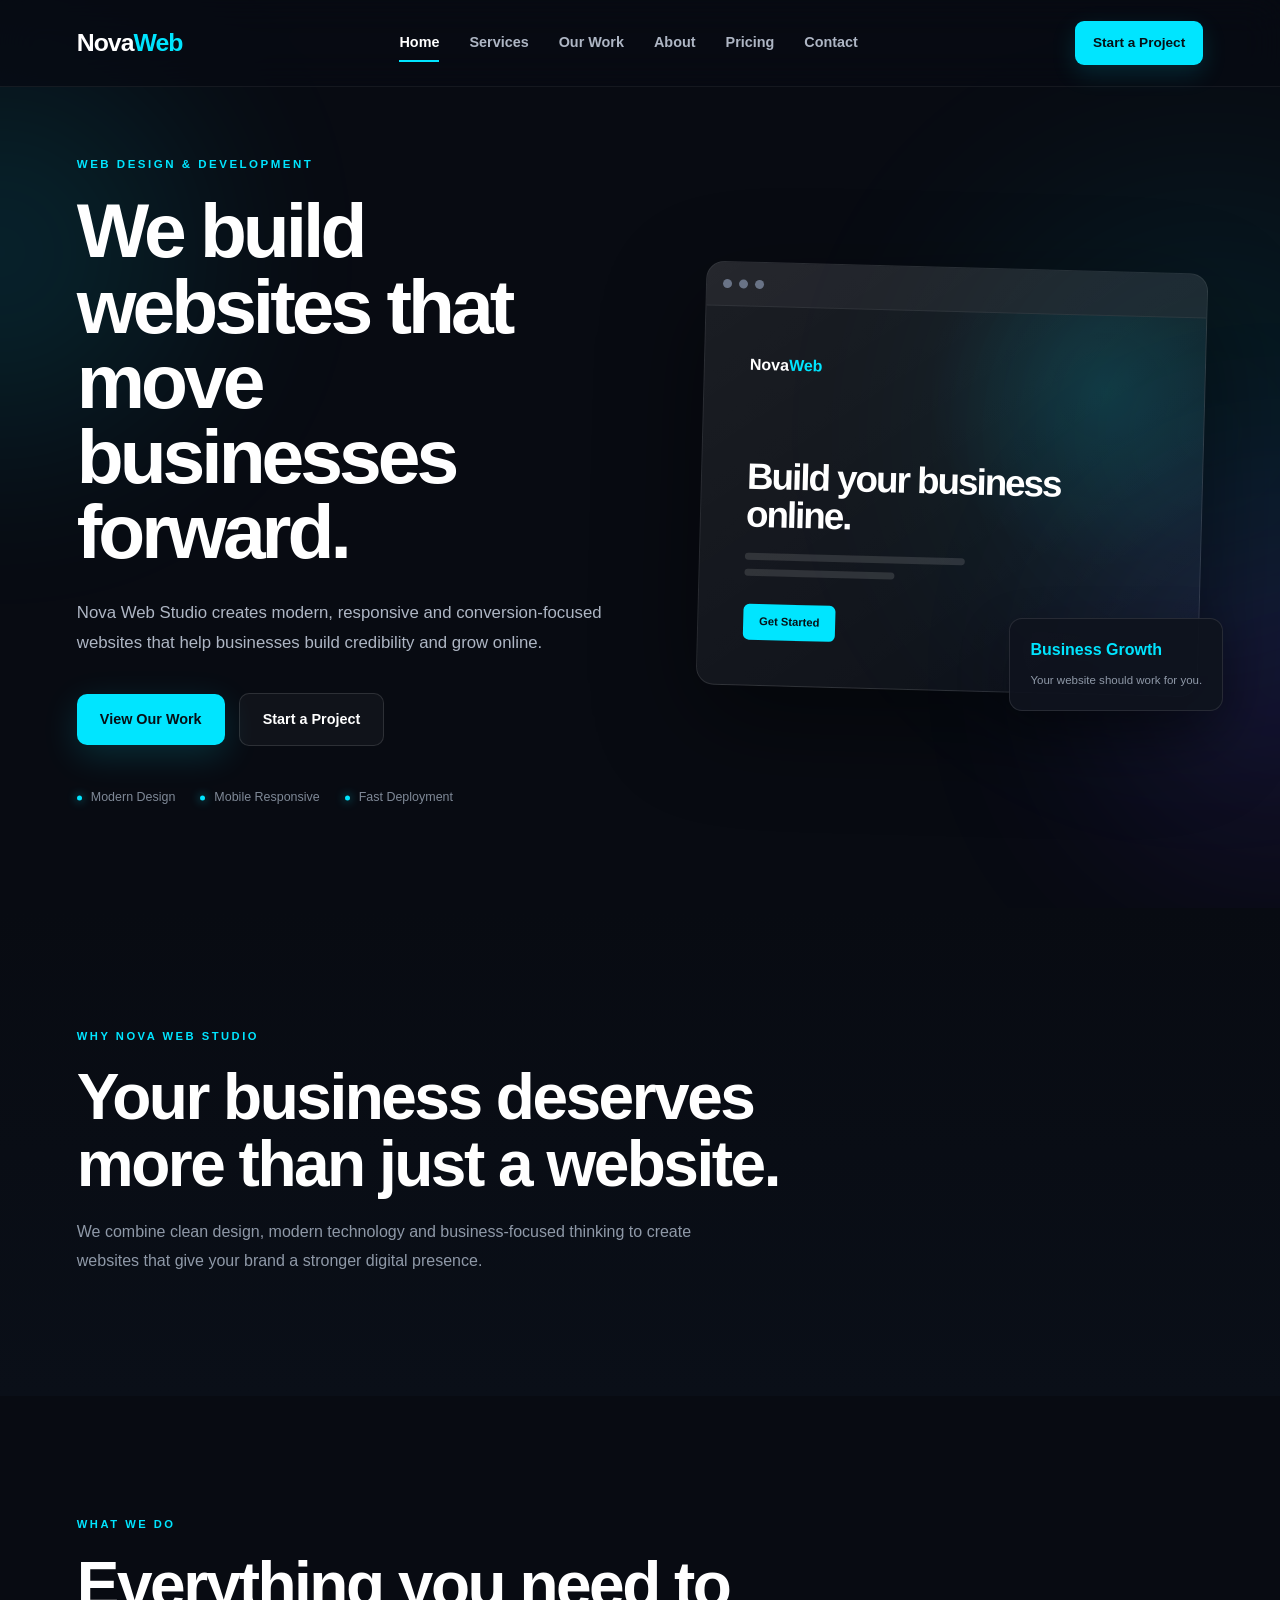
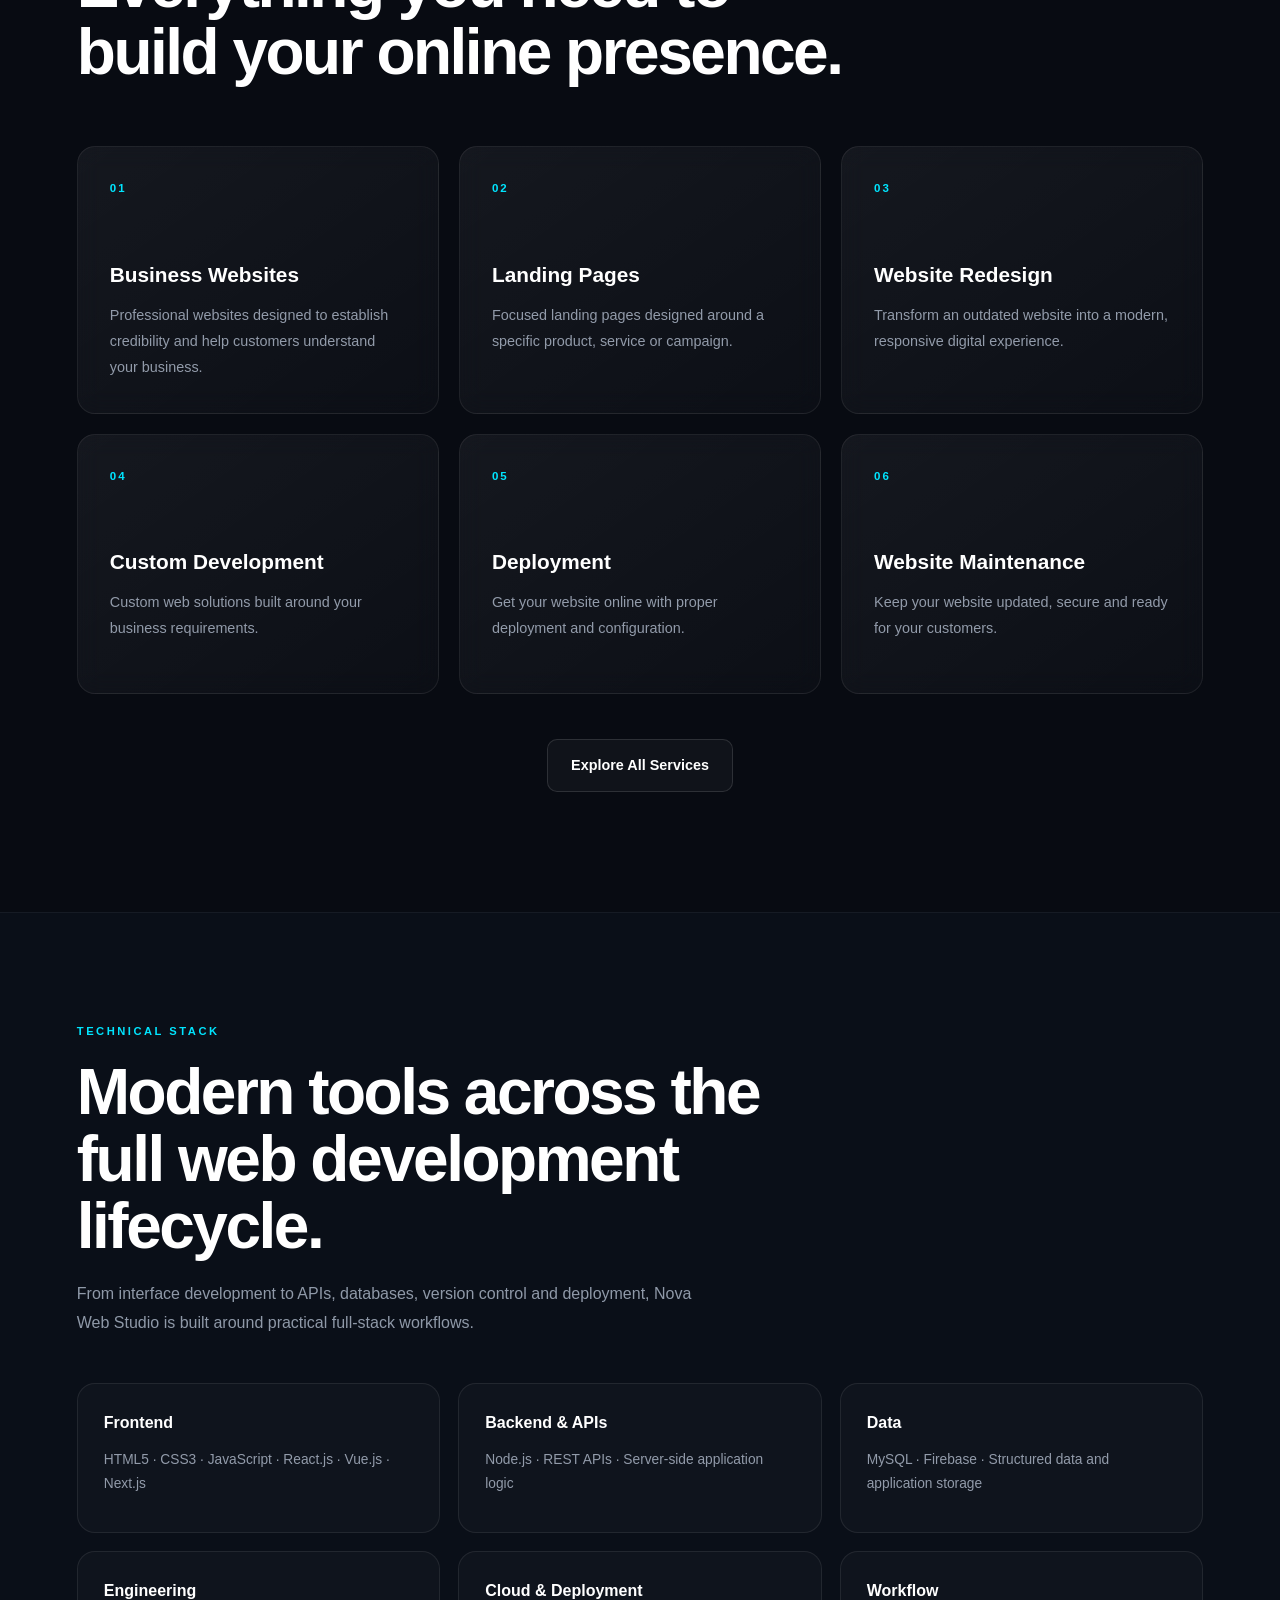
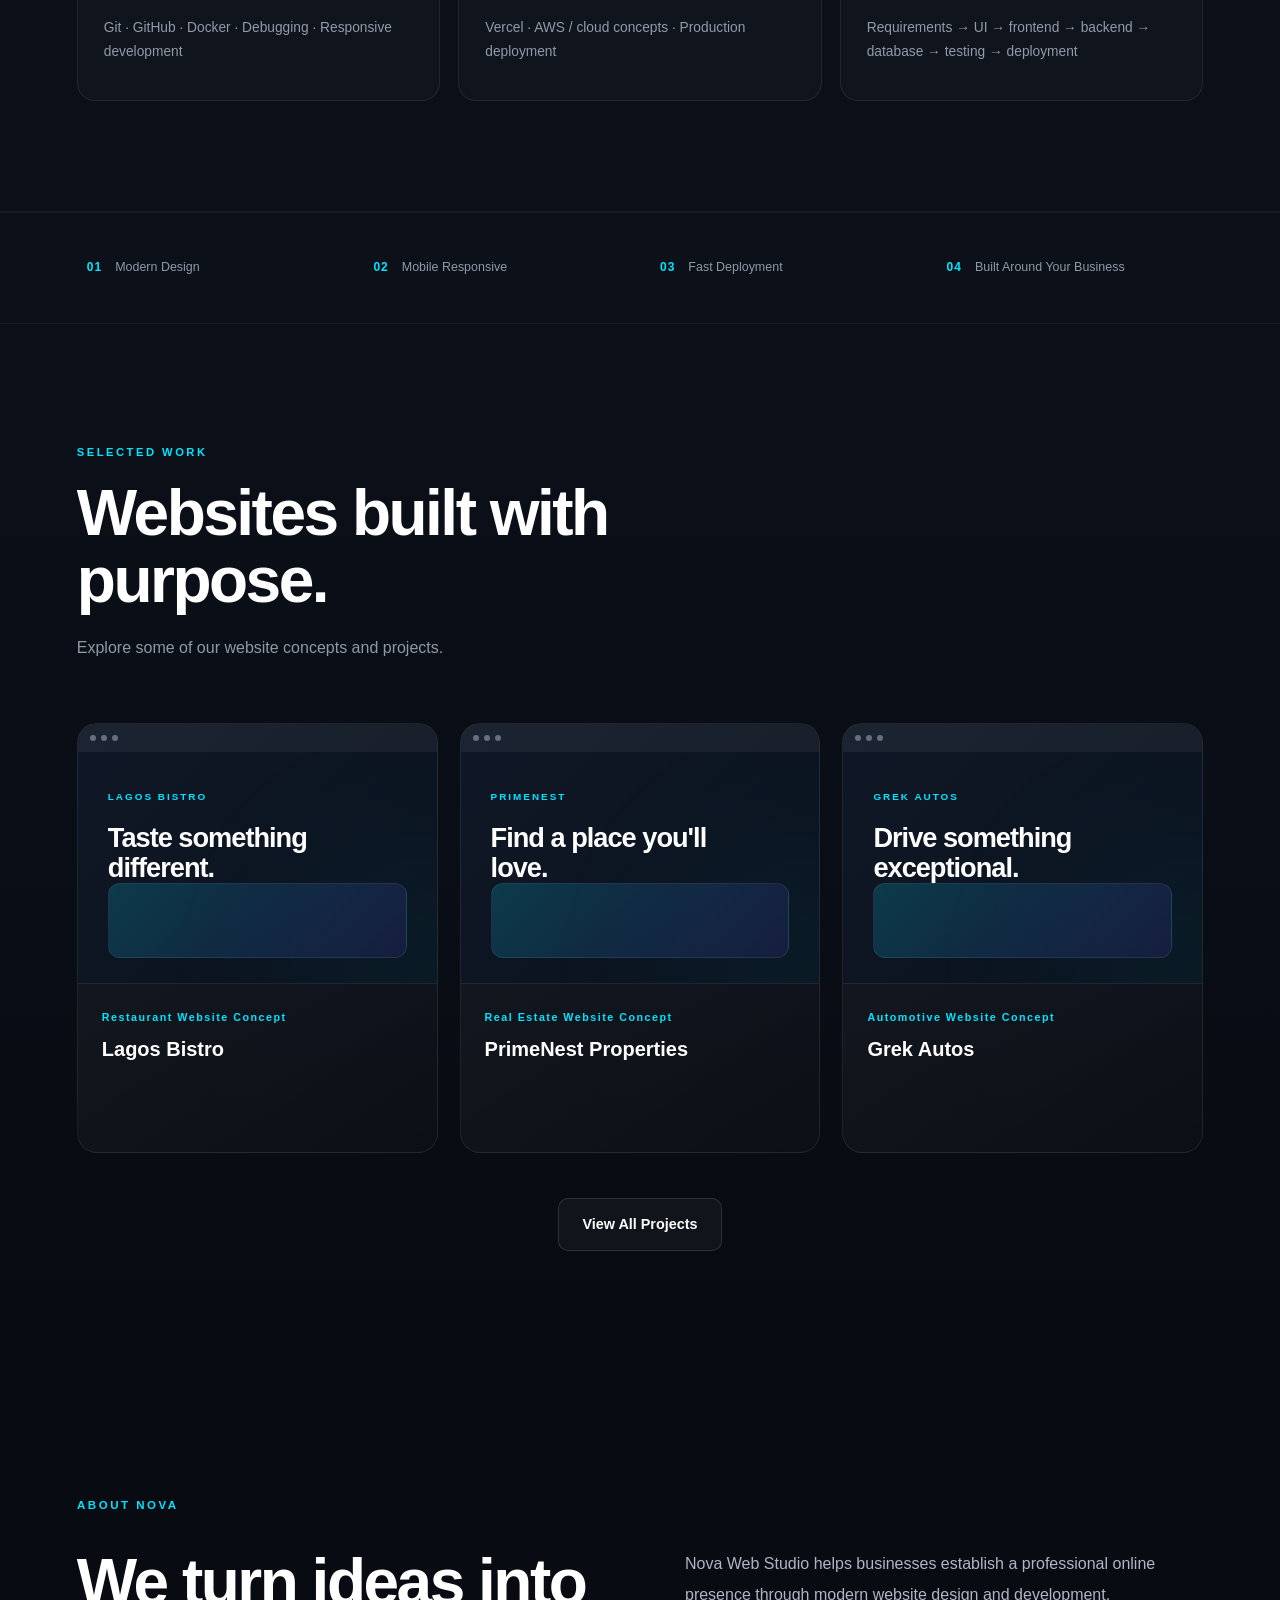
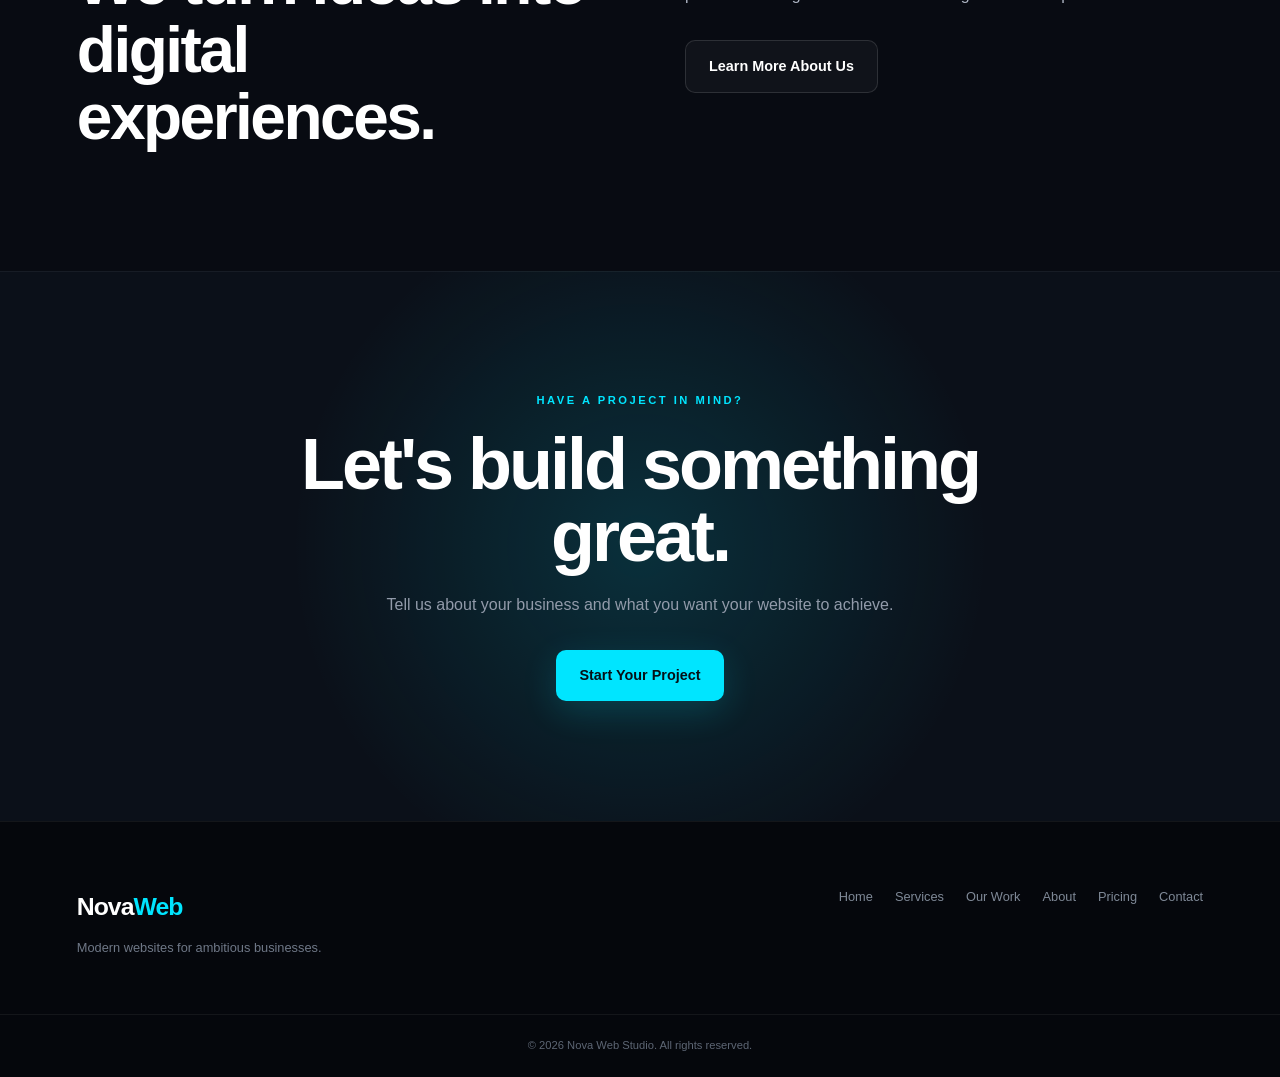
<file: index.html>
<!DOCTYPE html>
<html lang="en">
<head>

    <meta charset="UTF-8">

    <meta
        name="viewport"
        content="width=device-width, initial-scale=1.0"
    >

    <!-- Google Search Console Verification -->
    <meta
        name="google-site-verification"
        content="J07Cha9ora1Pp3aVvO63tjnQBmmsUXPZg0JdSG-7pzE"
    >

    <!-- Primary SEO -->
    <title>
        Nova Web Studio | Web Design & Development
    </title>

    <meta
        name="description"
        content="Nova Web Studio builds responsive web experiences and full-stack applications with modern frontend, backend, API, database and deployment technologies."
    >

    <meta
        name="keywords"
        content="Nova Web Studio — full-stack web development using JavaScript, React, Vue.js, Next.js, Node.js, REST APIs, MySQL, Git, Docker and cloud deployment."
    >

    <meta
        name="robots"
        content="index, follow, max-image-preview:large"
    >

    <meta
        name="author"
        content="Nova Web Studio"
    >

    <meta
        name="theme-color"
        content="#080b12"
    >

    <!-- Canonical URL -->
    <link
        rel="canonical"
        href="https://nova-web-studio-chi.vercel.app/"
    >

  <!-- Favicon -->
<link
    rel="icon"
    type="image/png"
    href="favicon.png"
>

    <!-- Open Graph / Facebook / WhatsApp -->
    <meta
        property="og:type"
        content="website"
    >

    <meta
        property="og:title"
        content="Nova Web Studio | Web Design & Development"
    >

    <meta
        property="og:description"
        content="Modern, responsive websites designed and developed for businesses, brands and entrepreneurs."
    >

    <meta
        property="og:url"
        content="https://nova-web-studio-chi.vercel.app/"
    >

    <meta
        property="og:site_name"
        content="Nova Web Studio"
    >

    <meta
        property="og:locale"
        content="en_US"
    >

  <meta
    property="og:image"
    content="https://nova-web-studio-chi.vercel.app/og-image.png"
>

<meta
    property="og:image:width"
    content="1200"
>

<meta
    property="og:image:height"
    content="630"
>

<meta
    property="og:image:alt"
    content="Nova Web Studio - Web Design and Development"
>

<meta
    name="twitter:image"
    content="https://nova-web-studio-chi.vercel.app/og-image.png"
>

<meta
    name="twitter:image:alt"
    content="Nova Web Studio - Web Design and Development"
>
    <!-- Twitter / X -->
    <meta
        name="twitter:card"
        content="summary_large_image"
    >

    <meta
        name="twitter:title"
        content="Nova Web Studio | Web Design & Development"
    >

    <meta
        name="twitter:description"
        content="Modern, responsive websites designed and developed for businesses, brands and entrepreneurs."
    >

    <!-- Structured Data -->
    <script type="application/ld+json">
{
    "@context": "https://schema.org",
    "@type": "Organization",
    "name": "Nova Web Studio",
    "url": "https://nova-web-studio-chi.vercel.app/",
    "description": "Nova Web Studio creates modern, responsive websites for businesses, brands and entrepreneurs.",
    "knowsAbout": [
        "Web Design",
        "Web Development",
        "Responsive Web Design",
        "Landing Page Development",
        "Website Redesign",
        "Website Maintenance"
    ]
}
    </script>

    <!-- Stylesheet -->
    <link
        rel="stylesheet"
        href="style.css"
    >

</head>

<body>

    <!-- NAVBAR -->
    <header class="navbar">
        <div class="container nav-container">

            <a href="index.html" class="logo">
                Nova<span>Web</span>
            </a>

            <nav class="nav-links">

                <a href="index.html" class="active">Home</a>

                <a href="services.html">Services</a>

                <a href="work.html">Our Work</a>

                <a href="about.html">About</a>

                <a href="pricing.html">Pricing</a>

                <a href="contact.html">Contact</a>

            </nav>

            <a href="contact.html" class="nav-button">
                Start a Project
            </a>

            <button class="menu-button" id="menuButton">
                ☰
            </button>

        </div>
    </header>


    <!-- HERO -->
    <section class="hero" id="home">

        <div class="container hero-container">

            <div class="hero-content">

                <span class="eyebrow">
                    WEB DESIGN & DEVELOPMENT
                </span>

                <h1>
                    We build websites that move businesses forward.
                </h1>

                <p>
                    Nova Web Studio creates modern, responsive and
                    conversion-focused websites that help businesses
                    build credibility and grow online.
                </p>

                <div class="hero-buttons">

                    <a href="work.html" class="primary-button">
                        View Our Work
                    </a>

                    <a href="contact.html" class="secondary-button">
                        Start a Project
                    </a>

                </div>

                <div class="hero-trust">

                    <span>Modern Design</span>
                    <span>Mobile Responsive</span>
                    <span>Fast Deployment</span>

                </div>

            </div>


            <!-- WEBSITE PREVIEW -->
            <div class="hero-visual">

                <div class="browser-window">

                    <div class="browser-top">

                        <span></span>
                        <span></span>
                        <span></span>

                    </div>

                    <div class="browser-content">

                        <div class="preview-nav">
                            Nova<span>Web</span>
                        </div>

                        <div class="preview-heading">
                            Build your business online.
                        </div>

                        <div class="preview-line"></div>
                        <div class="preview-line short"></div>

                        <div class="preview-button">
                            Get Started
                        </div>

                    </div>

                </div>

                <div class="growth-card">

                    <strong>Business Growth</strong>

                    <span>
                        Your website should work for you.
                    </span>

                </div>

            </div>

        </div>

    </section>


    <!-- INTRO -->
    <section class="intro">

        <div class="container">

            <div class="section-heading">

                <span>WHY NOVA WEB STUDIO</span>

                <h2>
                    Your business deserves more than just a website.
                </h2>

                <p>
                    We combine clean design, modern technology and
                    business-focused thinking to create websites that
                    give your brand a stronger digital presence.
                </p>

            </div>

        </div>

    </section>


    <!-- SERVICES PREVIEW -->
    <section class="services">

        <div class="container">

            <div class="section-heading">

                <span>WHAT WE DO</span>

                <h2>
                    Everything you need to build your online presence.
                </h2>

            </div>


            <div class="services-grid">

                <div class="service-card">

                    <span class="service-number">01</span>

                    <h3>Business Websites</h3>

                    <p>
                        Professional websites designed to establish
                        credibility and help customers understand
                        your business.
                    </p>

                </div>


                <div class="service-card">

                    <span class="service-number">02</span>

                    <h3>Landing Pages</h3>

                    <p>
                        Focused landing pages designed around a
                        specific product, service or campaign.
                    </p>

                </div>


                <div class="service-card">

                    <span class="service-number">03</span>

                    <h3>Website Redesign</h3>

                    <p>
                        Transform an outdated website into a modern,
                        responsive digital experience.
                    </p>

                </div>


                <div class="service-card">

                    <span class="service-number">04</span>

                    <h3>Custom Development</h3>

                    <p>
                        Custom web solutions built around your
                        business requirements.
                    </p>

                </div>


                <div class="service-card">

                    <span class="service-number">05</span>

                    <h3>Deployment</h3>

                    <p>
                        Get your website online with proper deployment
                        and configuration.
                    </p>

                </div>


                <div class="service-card">

                    <span class="service-number">06</span>

                    <h3>Website Maintenance</h3>

                    <p>
                        Keep your website updated, secure and ready
                        for your customers.
                    </p>

                </div>

            </div>


            <div class="center-button">

                <a href="services.html" class="secondary-button">
                    Explore All Services
                </a>

            </div>

        </div>

    </section>


    <!-- TECH STACK -->
<section class="tech-stack">
    <div class="container">
        <div class="section-heading">
            <span>TECHNICAL STACK</span>
            <h2>Modern tools across the full web development lifecycle.</h2>
            <p>From interface development to APIs, databases, version control and deployment, Nova Web Studio is built around practical full-stack workflows.</p>
        </div>
        <div class="tech-grid">
            <div class="tech-card"><strong>Frontend</strong><span>HTML5 · CSS3 · JavaScript · React.js · Vue.js · Next.js</span></div>
            <div class="tech-card"><strong>Backend & APIs</strong><span>Node.js · REST APIs · Server-side application logic</span></div>
            <div class="tech-card"><strong>Data</strong><span>MySQL · Firebase · Structured data and application storage</span></div>
            <div class="tech-card"><strong>Engineering</strong><span>Git · GitHub · Docker · Debugging · Responsive development</span></div>
            <div class="tech-card"><strong>Cloud & Deployment</strong><span>Vercel · AWS / cloud concepts · Production deployment</span></div>
            <div class="tech-card"><strong>Workflow</strong><span>Requirements → UI → frontend → backend → database → testing → deployment</span></div>
        </div>
    </div>
</section>

<!-- TRUST STRIP -->
    <section class="trust-strip">

        <div class="container trust-container">

            <div>
                <strong>01</strong>
                <span>Modern Design</span>
            </div>

            <div>
                <strong>02</strong>
                <span>Mobile Responsive</span>
            </div>

            <div>
                <strong>03</strong>
                <span>Fast Deployment</span>
            </div>

            <div>
                <strong>04</strong>
                <span>Built Around Your Business</span>
            </div>

        </div>

    </section>


    <!-- FEATURED WORK -->
    <section class="work">

        <div class="container">

            <div class="section-heading">

                <span>SELECTED WORK</span>

                <h2>
                    Websites built with purpose.
                </h2>

                <p>
                    Explore some of our website concepts and projects.
                </p>

            </div>


            <div class="work-grid">

                <!-- LAGOS BISTRO -->
                <div class="work-card">

                    <div class="project-browser">

                        <div class="mini-bar">
                            <span></span>
                            <span></span>
                            <span></span>
                        </div>

                        <div class="restaurant-preview">

                            <small>LAGOS BISTRO</small>

                            <h3>
                                Taste something different.
                            </h3>

                            <div class="preview-food"></div>

                        </div>

                    </div>

                    <span class="project-type">
                        Restaurant Website Concept
                    </span>

                    <h3>Lagos Bistro</h3>

                </div>


                <!-- PRIMENEST -->
                <div class="work-card">

                    <div class="project-browser">

                        <div class="mini-bar">
                            <span></span>
                            <span></span>
                            <span></span>
                        </div>

                        <div class="realestate-preview">

                            <small>PRIMENEST</small>

                            <h3>
                                Find a place you'll love.
                            </h3>

                            <div class="preview-house"></div>

                        </div>

                    </div>

                    <span class="project-type">
                        Real Estate Website Concept
                    </span>

                    <h3>PrimeNest Properties</h3>

                </div>


                <!-- GREK AUTOS -->
                <div class="work-card">

                    <div class="project-browser">

                        <div class="mini-bar">
                            <span></span>
                            <span></span>
                            <span></span>
                        </div>

                        <div class="auto-preview">

                            <small>GREK AUTOS</small>

                            <h3>
                                Drive something exceptional.
                            </h3>

                            <div class="preview-car"></div>

                        </div>

                    </div>

                    <span class="project-type">
                        Automotive Website Concept
                    </span>

                    <h3>Grek Autos</h3>

                </div>

            </div>


            <div class="center-button">

                <a href="work.html" class="secondary-button">
                    View All Projects
                </a>

            </div>

        </div>

    </section>


    <!-- ABOUT PREVIEW -->
    <section class="about">

        <div class="container about-grid">

            <div>

                <span class="eyebrow">
                    ABOUT NOVA
                </span>

                <h2>
                    We turn ideas into digital experiences.
                </h2>

            </div>

            <div>

                <p>
                    Nova Web Studio helps businesses establish a
                    professional online presence through modern
                    website design and development.
                </p>

                <a href="about.html" class="secondary-button">
                    Learn More About Us
                </a>

            </div>

        </div>

    </section>


    <!-- CTA -->
    <section class="cta">

        <div class="container">

            <div class="cta-content">

                <span>HAVE A PROJECT IN MIND?</span>

                <h2>
                    Let's build something great.
                </h2>

                <p>
                    Tell us about your business and what you want
                    your website to achieve.
                </p>

                <a href="contact.html" class="primary-button">
                    Start Your Project
                </a>

            </div>

        </div>

    </section>


    <!-- FOOTER -->
    <footer class="footer">

        <div class="container footer-container">

            <div>

                <a href="index.html" class="logo">
                    Nova<span>Web</span>
                </a>

                <p>
                    Modern websites for ambitious businesses.
                </p>

            </div>


            <div class="footer-links">

                <a href="index.html">Home</a>
                <a href="services.html">Services</a>
                <a href="work.html">Our Work</a>
                <a href="about.html">About</a>
                <a href="pricing.html">Pricing</a>
                <a href="contact.html">Contact</a>

            </div>

        </div>


        <div class="footer-bottom">

            <p>
                © 2026 Nova Web Studio. All rights reserved.
            </p>

        </div>

    </footer>


    <script src="script.js"></script>

</body>
</html>
</file>
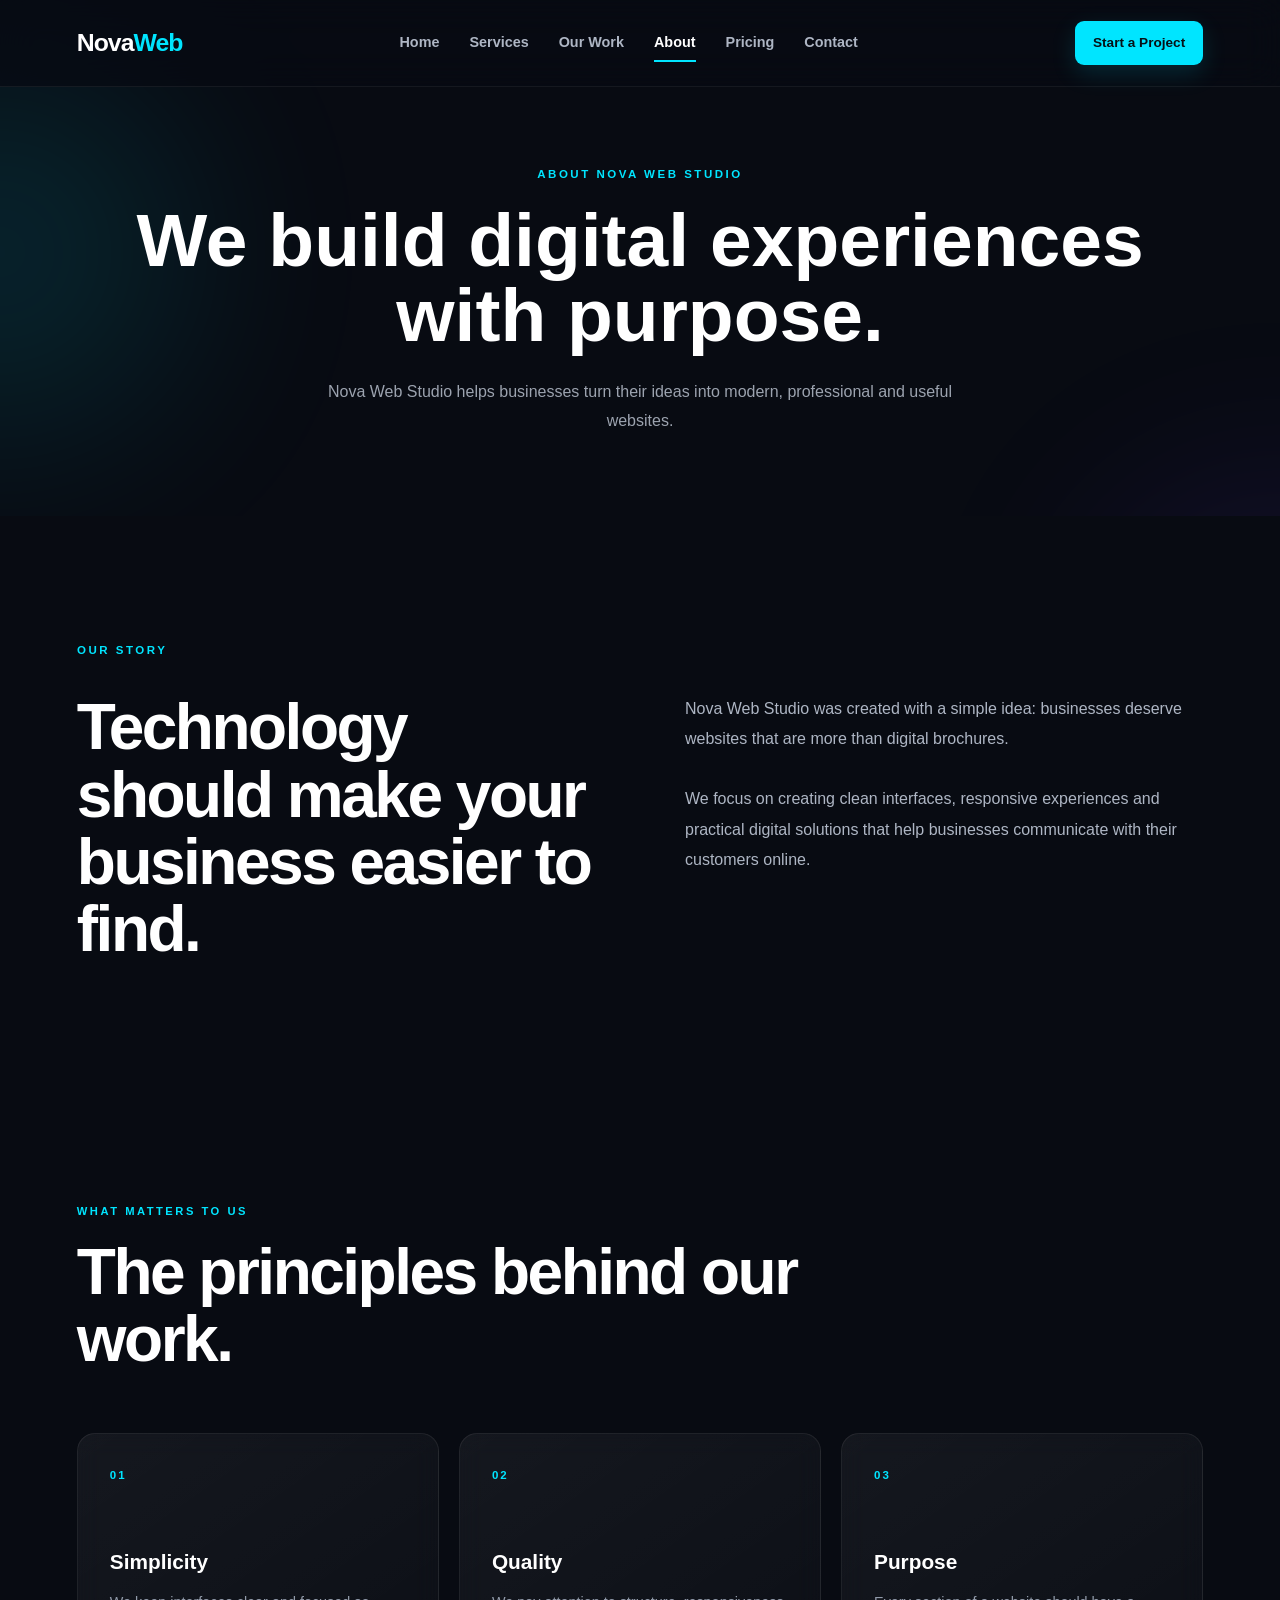
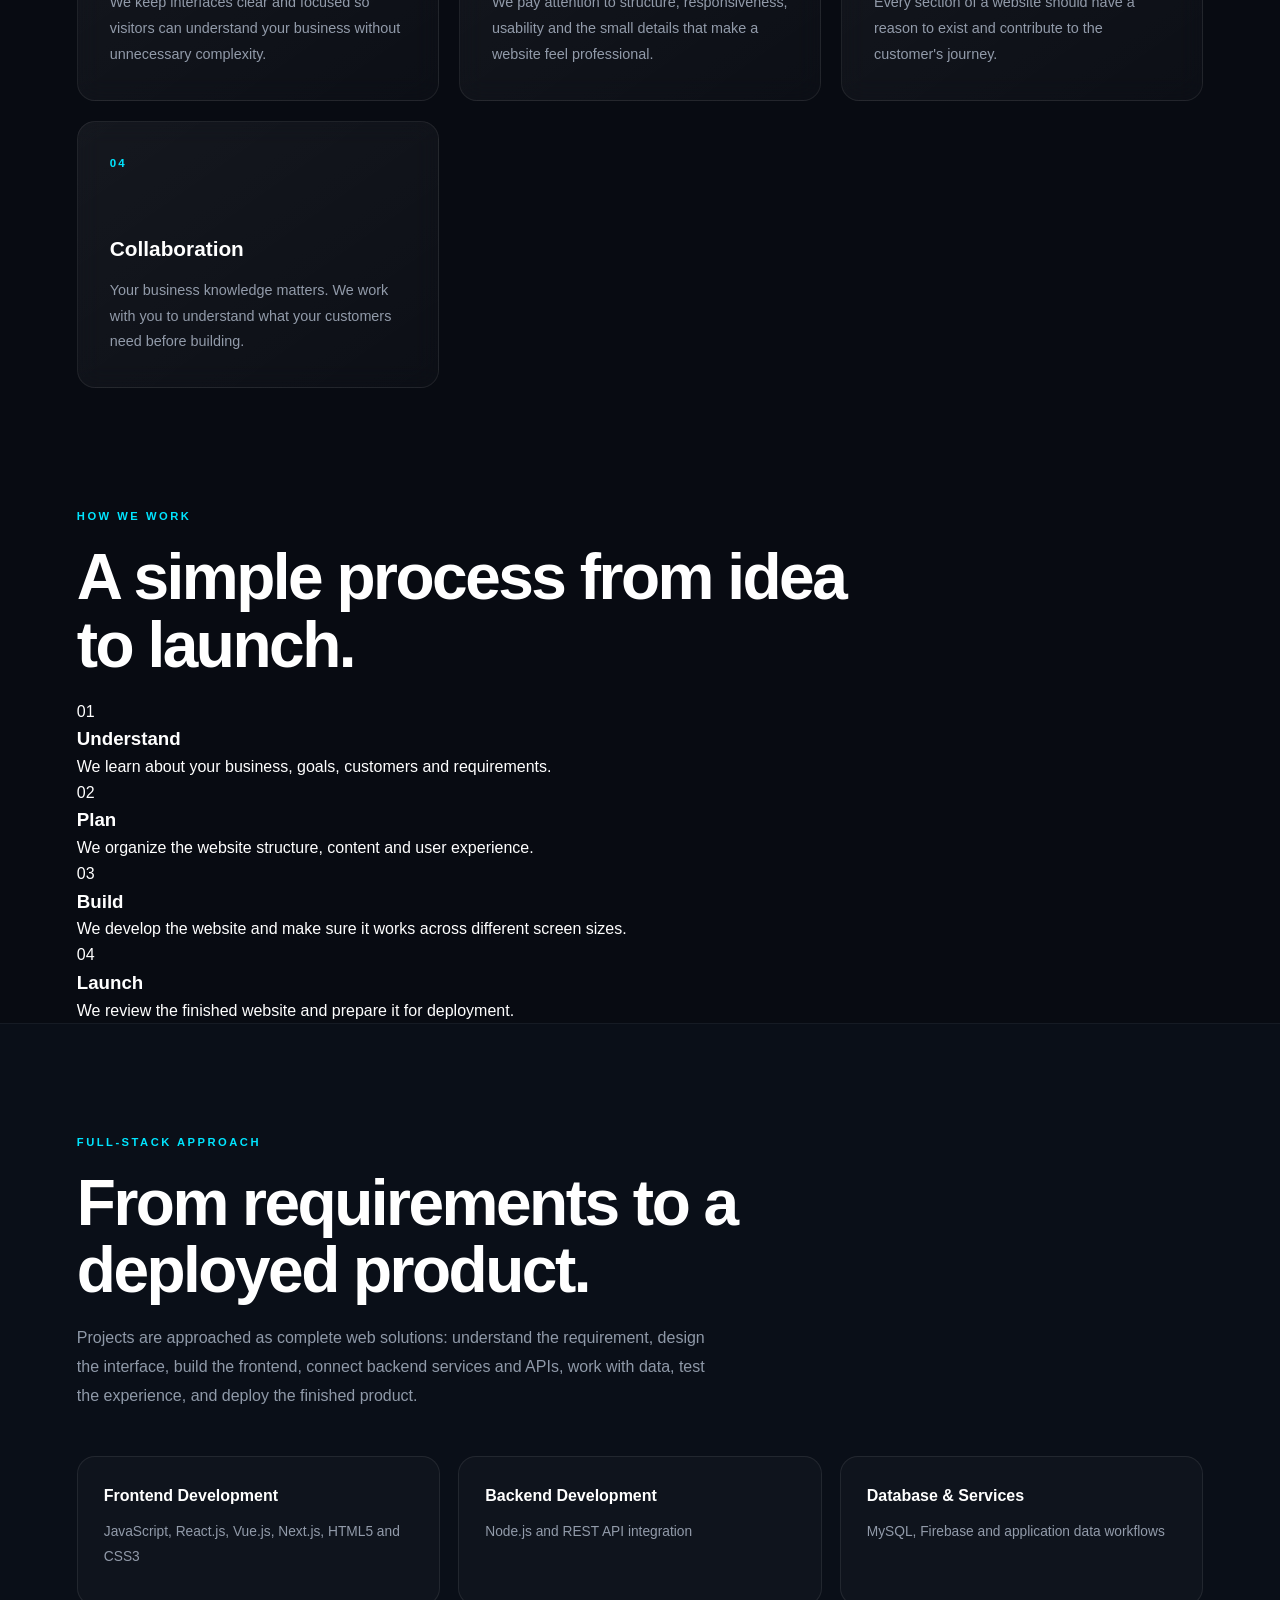
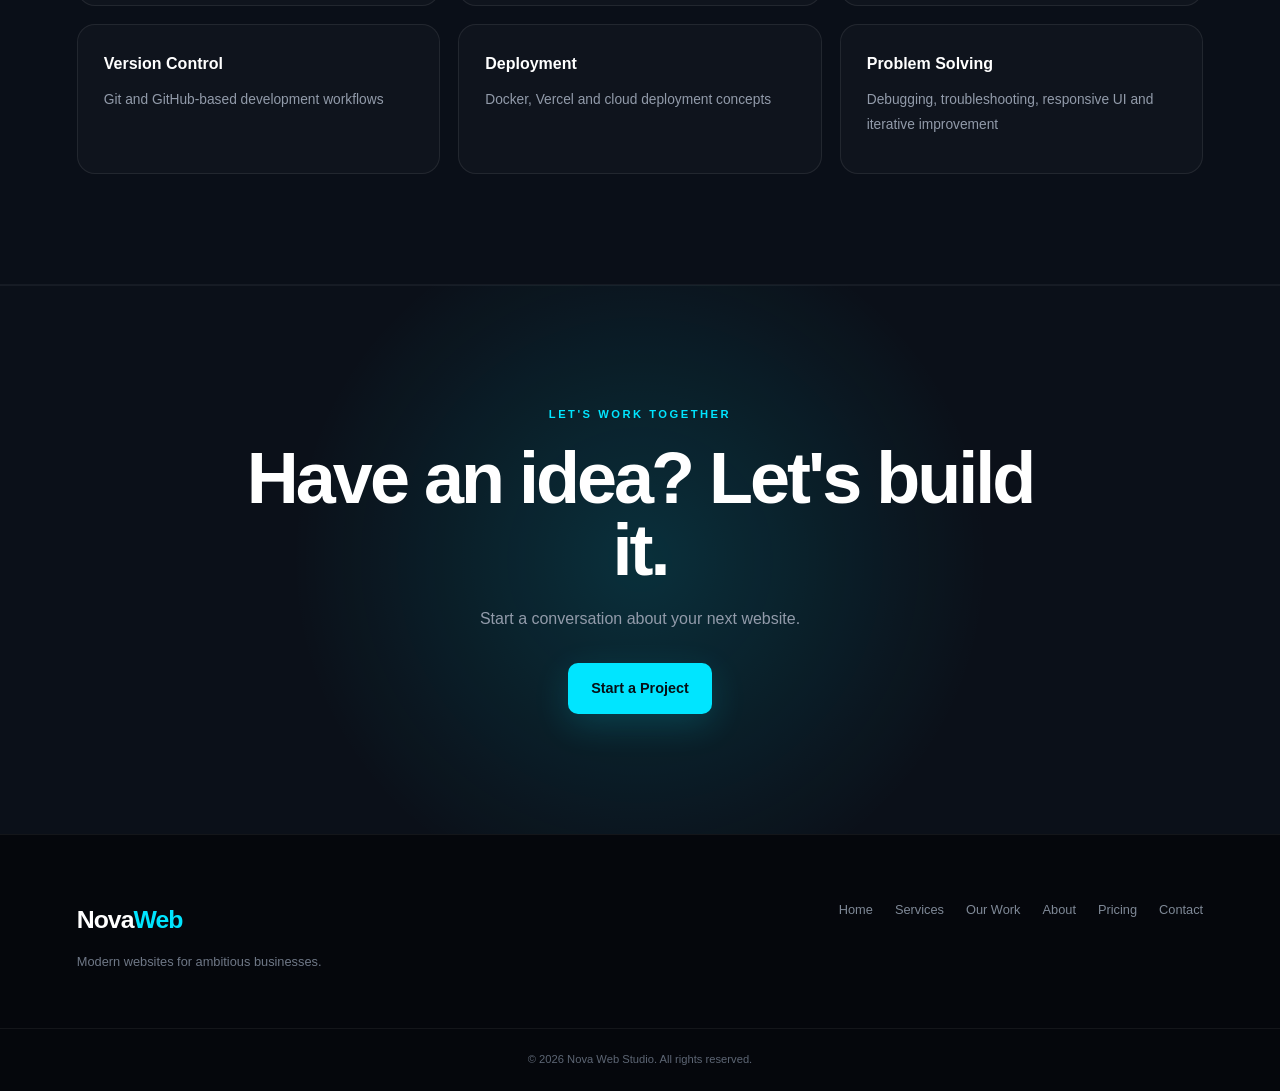
<file: about.html>
<!DOCTYPE html>
<html lang="en">

<head>
    <meta charset="UTF-8">
    <meta name="viewport" content="width=device-width, initial-scale=1.0">

<title>About Nova Web Studio | Web Design & Development</title>

<meta
    name="description"
    content="Learn about Nova Web Studio and our approach to creating modern, professional and responsive websites for businesses."
>

<link
    rel="canonical"
    href="https://nova-web-studio-chi.vercel.app/about.html"
>

  <!-- Favicon -->
<link
    rel="icon"
    type="image/png"
    href="favicon.png"
>

    <meta
        property="og:title"
        content="About Nova Web Studio"
    >

    <meta
        property="og:description"
        content="Learn about Nova Web Studio and our approach to modern website design and development."
    >

    <meta
        property="og:url"
        content="https://nova-web-studio-chi.vercel.app/about.html"
    >

    <meta property="og:type" content="website">

    <meta
        property="og:site_name"
        content="Nova Web Studio"
    >

  <meta
    property="og:image"
    content="https://nova-web-studio-chi.vercel.app/og-image.png"
>

<meta
    property="og:image:width"
    content="1200"
>

<meta
    property="og:image:height"
    content="630"
>

<meta
    property="og:image:alt"
    content="Nova Web Studio - Web Design and Development"
>

<meta
    name="twitter:image"
    content="https://nova-web-studio-chi.vercel.app/og-image.png"
>

<meta
    name="twitter:image:alt"
    content="Nova Web Studio - Web Design and Development"
>

    <link rel="stylesheet" href="style.css">
</head>

<body>

    <!-- NAVBAR -->
    <header class="navbar">

        <div class="container nav-container">

            <a href="index.html" class="logo">
                Nova<span>Web</span>
            </a>

            <nav class="nav-links">

                <a href="index.html">Home</a>

                <a href="services.html">Services</a>

                <a href="work.html">Our Work</a>

                <a href="about.html" class="active">
                    About
                </a>

                <a href="pricing.html">Pricing</a>

                <a href="contact.html">Contact</a>

            </nav>

            <a href="contact.html" class="nav-button">
                Start a Project
            </a>

            <button class="menu-button" id="menuButton">
                ☰
            </button>

        </div>

    </header>


    <!-- PAGE HERO -->
    <section class="page-hero">

        <div class="container">

            <span class="eyebrow">
                ABOUT NOVA WEB STUDIO
            </span>

            <h1>
                We build digital experiences with purpose.
            </h1>

            <p>
                Nova Web Studio helps businesses turn their ideas
                into modern, professional and useful websites.
            </p>

        </div>

    </section>


    <!-- STORY -->
    <section class="about about-story">

        <div class="container about-grid">

            <div>

                <span class="eyebrow">
                    OUR STORY
                </span>

                <h2>
                    Technology should make your business easier to find.
                </h2>

            </div>

            <div>

                <p>
                    Nova Web Studio was created with a simple idea:
                    businesses deserve websites that are more than
                    digital brochures.
                </p>

                <p>
                    We focus on creating clean interfaces,
                    responsive experiences and practical digital
                    solutions that help businesses communicate
                    with their customers online.
                </p>

            </div>

        </div>

    </section>


    <!-- VALUES -->
    <section class="services">

        <div class="container">

            <div class="section-heading">

                <span>
                    WHAT MATTERS TO US
                </span>

                <h2>
                    The principles behind our work.
                </h2>

            </div>


            <div class="services-grid">

                <div class="service-card">

                    <span class="service-number">
                        01
                    </span>

                    <h3>
                        Simplicity
                    </h3>

                    <p>
                        We keep interfaces clear and focused so
                        visitors can understand your business
                        without unnecessary complexity.
                    </p>

                </div>


                <div class="service-card">

                    <span class="service-number">
                        02
                    </span>

                    <h3>
                        Quality
                    </h3>

                    <p>
                        We pay attention to structure, responsiveness,
                        usability and the small details that make
                        a website feel professional.
                    </p>

                </div>


                <div class="service-card">

                    <span class="service-number">
                        03
                    </span>

                    <h3>
                        Purpose
                    </h3>

                    <p>
                        Every section of a website should have a
                        reason to exist and contribute to the
                        customer's journey.
                    </p>

                </div>


                <div class="service-card">

                    <span class="service-number">
                        04
                    </span>

                    <h3>
                        Collaboration
                    </h3>

                    <p>
                        Your business knowledge matters. We work
                        with you to understand what your customers
                        need before building.
                    </p>

                </div>

            </div>

        </div>

    </section>


    <!-- PROCESS -->
    <section class="process">

        <div class="container">

            <div class="section-heading">

                <span>
                    HOW WE WORK
                </span>

                <h2>
                    A simple process from idea to launch.
                </h2>

            </div>


            <div class="process-grid">

                <div class="process-step">

                    <span>01</span>

                    <h3>
                        Understand
                    </h3>

                    <p>
                        We learn about your business, goals,
                        customers and requirements.
                    </p>

                </div>


                <div class="process-step">

                    <span>02</span>

                    <h3>
                        Plan
                    </h3>

                    <p>
                        We organize the website structure,
                        content and user experience.
                    </p>

                </div>


                <div class="process-step">

                    <span>03</span>

                    <h3>
                        Build
                    </h3>

                    <p>
                        We develop the website and make sure
                        it works across different screen sizes.
                    </p>

                </div>


                <div class="process-step">

                    <span>04</span>

                    <h3>
                        Launch
                    </h3>

                    <p>
                        We review the finished website and
                        prepare it for deployment.
                    </p>

                </div>

            </div>

        </div>

    </section>


    <!-- FULL-STACK APPROACH -->
<section class="tech-stack">
    <div class="container">
        <div class="section-heading">
            <span>FULL-STACK APPROACH</span>
            <h2>From requirements to a deployed product.</h2>
            <p>Projects are approached as complete web solutions: understand the requirement, design the interface, build the frontend, connect backend services and APIs, work with data, test the experience, and deploy the finished product.</p>
        </div>
        <div class="tech-grid">
            <div class="tech-card"><strong>Frontend Development</strong><span>JavaScript, React.js, Vue.js, Next.js, HTML5 and CSS3</span></div>
            <div class="tech-card"><strong>Backend Development</strong><span>Node.js and REST API integration</span></div>
            <div class="tech-card"><strong>Database & Services</strong><span>MySQL, Firebase and application data workflows</span></div>
            <div class="tech-card"><strong>Version Control</strong><span>Git and GitHub-based development workflows</span></div>
            <div class="tech-card"><strong>Deployment</strong><span>Docker, Vercel and cloud deployment concepts</span></div>
            <div class="tech-card"><strong>Problem Solving</strong><span>Debugging, troubleshooting, responsive UI and iterative improvement</span></div>
        </div>
    </div>
</section>

<!-- CTA -->
    <section class="cta">

        <div class="container">

            <div class="cta-content">

                <span>
                    LET'S WORK TOGETHER
                </span>

                <h2>
                    Have an idea? Let's build it.
                </h2>

                <p>
                    Start a conversation about your next website.
                </p>

                <a href="contact.html" class="primary-button">
                    Start a Project
                </a>

            </div>

        </div>

    </section>


    <!-- FOOTER -->
    <footer class="footer">

        <div class="container footer-container">

            <div>

                <a href="index.html" class="logo">
                    Nova<span>Web</span>
                </a>

                <p>
                    Modern websites for ambitious businesses.
                </p>

            </div>


            <div class="footer-links">

                <a href="index.html">Home</a>

                <a href="services.html">Services</a>

                <a href="work.html">Our Work</a>

                <a href="about.html">About</a>

                <a href="pricing.html">Pricing</a>

                <a href="contact.html">Contact</a>

            </div>

        </div>


        <div class="footer-bottom">

            <p>
                © 2026 Nova Web Studio. All rights reserved.
            </p>

        </div>

    </footer>


    <script src="script.js"></script>

</body>

</html>
</file>
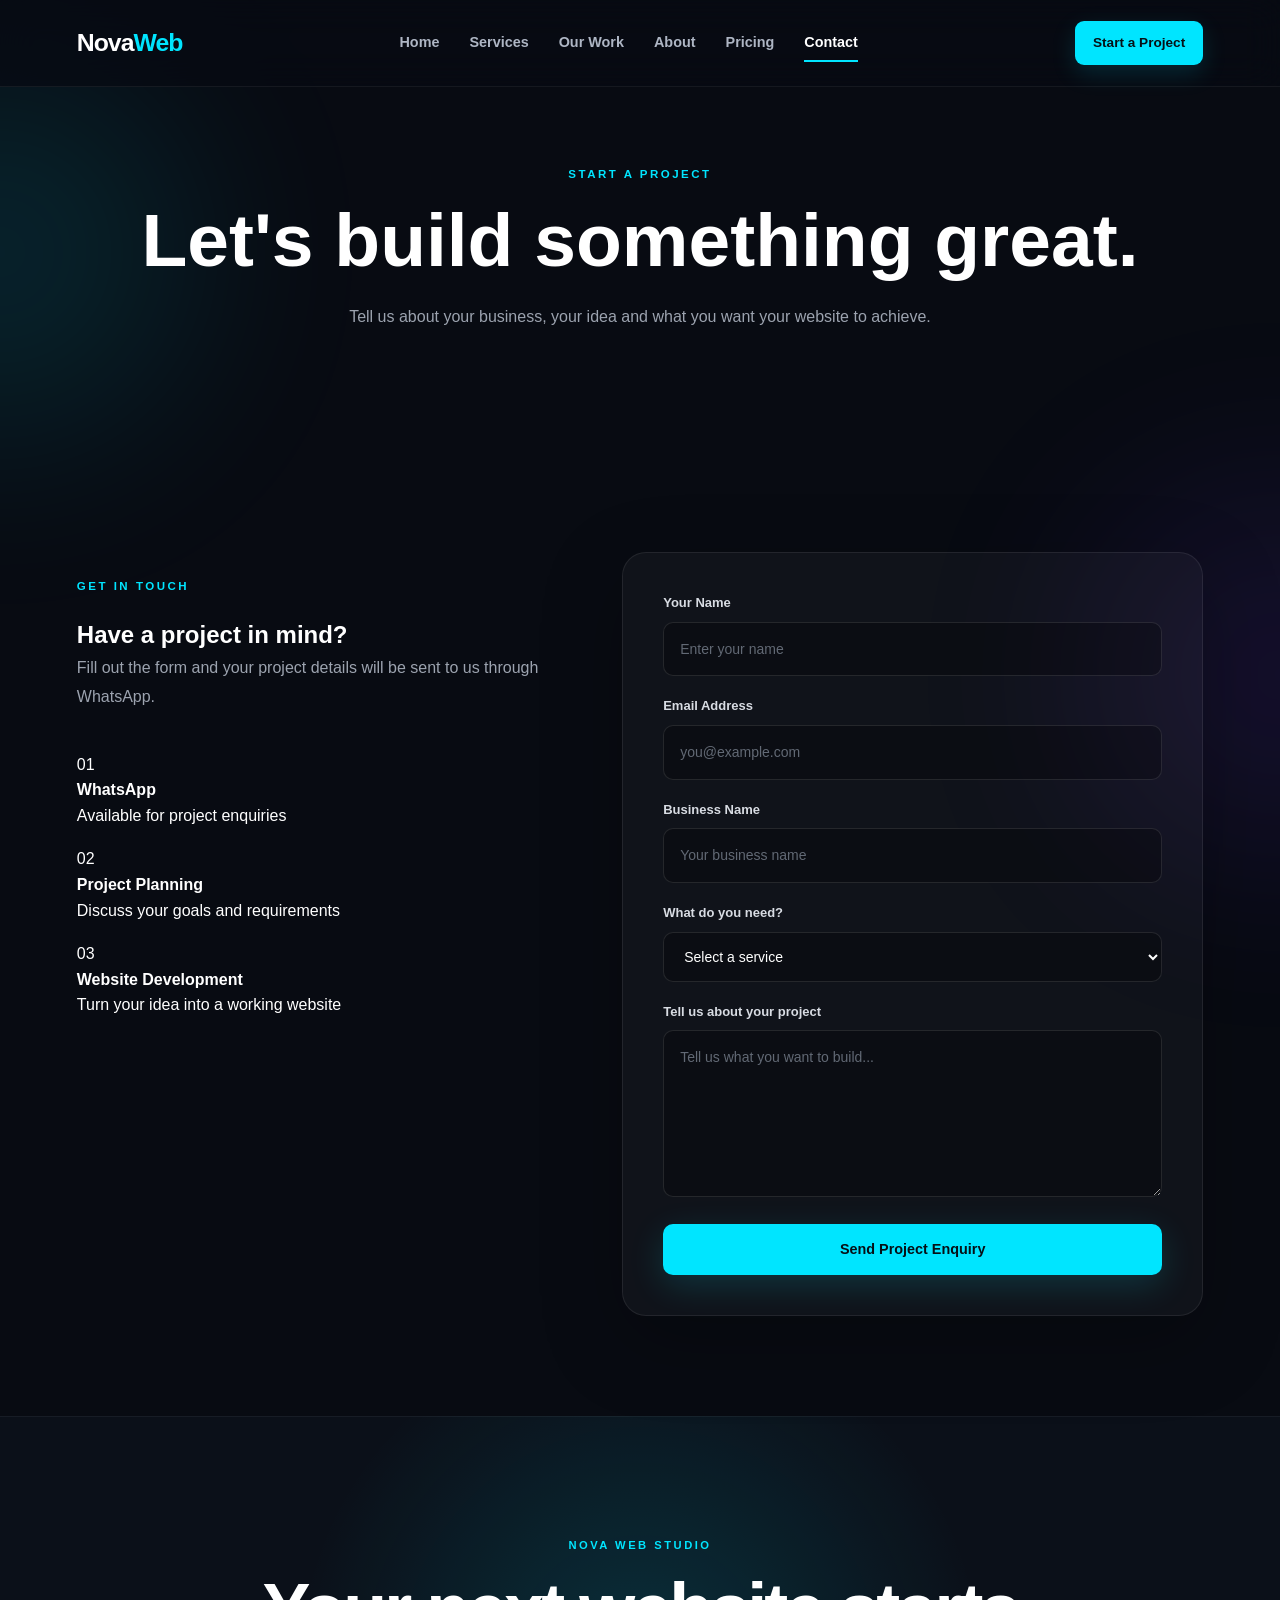
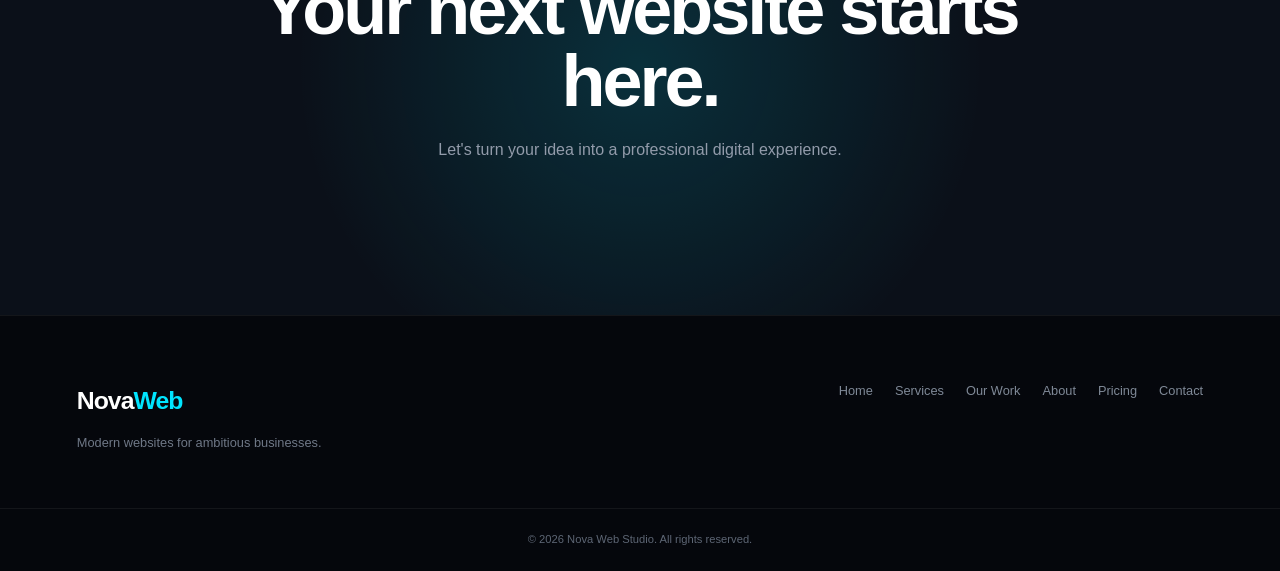
<file: contact.html>
<!DOCTYPE html>
<html lang="en">

<head>
    <meta charset="UTF-8">
    <meta name="viewport" content="width=device-width, initial-scale=1.0">

    <title>Contact Nova Web Studio | Start a Website Project</title>

<meta
    name="description"
    content="Start a web project with Nova Web Studio. Tell us about your requirements, technical needs, business goals and preferred timeline."
>

<link
    rel="canonical"
    href="https://nova-web-studio-chi.vercel.app/contact.html"
>

  <!-- Favicon -->
<link
    rel="icon"
    type="image/png"
    href="favicon.png"
>

    <meta
        property="og:title"
        content="Contact Nova Web Studio | Start Your Website Project"
    >

    <meta
        property="og:description"
        content="Tell Nova Web Studio about your business and start your next website project."
    >

    <meta
        property="og:url"
        content="https://nova-web-studio-chi.vercel.app/contact.html"
    >

    <meta property="og:type" content="website">

    <meta
        property="og:site_name"
        content="Nova Web Studio"
    >

    <meta
        name="twitter:card"
        content="summary_large_image"
    >

    <meta
        name="twitter:title"
        content="Contact Nova Web Studio"
    >

    <meta
        name="twitter:description"
        content="Start your website project with Nova Web Studio."
    >

  <meta
    property="og:image"
    content="https://nova-web-studio-chi.vercel.app/og-image.png"
>

<meta
    property="og:image:width"
    content="1200"
>

<meta
    property="og:image:height"
    content="630"
>

<meta
    property="og:image:alt"
    content="Nova Web Studio - Web Design and Development"
>

<meta
    name="twitter:image"
    content="https://nova-web-studio-chi.vercel.app/og-image.png"
>

<meta
    name="twitter:image:alt"
    content="Nova Web Studio - Web Design and Development"
>

    <link rel="stylesheet" href="style.css">
</head>

<body>

    <!-- NAVBAR -->
    <header class="navbar">

        <div class="container nav-container">

            <a href="index.html" class="logo">
                Nova<span>Web</span>
            </a>

            <nav class="nav-links">

                <a href="index.html">Home</a>

                <a href="services.html">Services</a>

                <a href="work.html">Our Work</a>

                <a href="about.html">About</a>

                <a href="pricing.html">Pricing</a>

                <a href="contact.html" class="active">
                    Contact
                </a>

            </nav>

            <a href="contact.html" class="nav-button">
                Start a Project
            </a>

            <button class="menu-button" id="menuButton">
                ☰
            </button>

        </div>

    </header>


    <!-- PAGE HERO -->
    <section class="page-hero">

        <div class="container">

            <span class="eyebrow">
                START A PROJECT
            </span>

            <h1>
                Let's build something great.
            </h1>

            <p>
                Tell us about your business, your idea and what
                you want your website to achieve.
            </p>

        </div>

    </section>


    <!-- CONTACT -->
    <section class="contact contact-page">

        <div class="container contact-grid">


            <!-- CONTACT INFO -->
            <div class="contact-info">

                <span class="eyebrow">
                    GET IN TOUCH
                </span>

                <h2>
                    Have a project in mind?
                </h2>

                <p>
                    Fill out the form and your project details will
                    be sent to us through WhatsApp.
                </p>


                <div class="contact-details">

                    <div class="contact-detail">

                        <span>01</span>

                        <div>
                            <strong>WhatsApp</strong>
                            <p>
                                Available for project enquiries
                            </p>
                        </div>

                    </div>


                    <div class="contact-detail">

                        <span>02</span>

                        <div>
                            <strong>Project Planning</strong>
                            <p>
                                Discuss your goals and requirements
                            </p>
                        </div>

                    </div>


                    <div class="contact-detail">

                        <span>03</span>

                        <div>
                            <strong>Website Development</strong>
                            <p>
                                Turn your idea into a working website
                            </p>
                        </div>

                    </div>

                </div>

            </div>


            <!-- FORM -->
            <div class="contact-form-wrapper">

                <form class="contact-form" id="contactForm">

                    <div class="form-group">

                        <label for="name">
                            Your Name
                        </label>

                        <input
                            type="text"
                            id="name"
                            placeholder="Enter your name"
                            required
                        >

                    </div>


                    <div class="form-group">

                        <label for="email">
                            Email Address
                        </label>

                        <input
                            type="email"
                            id="email"
                            placeholder="you@example.com"
                            required
                        >

                    </div>


                    <div class="form-group">

                        <label for="business">
                            Business Name
                        </label>

                        <input
                            type="text"
                            id="business"
                            placeholder="Your business name"
                        >

                    </div>


                    <div class="form-group">

                        <label for="service">
                            What do you need?
                        </label>

                        <select id="service">

                            <option value="">
                                Select a service
                            </option>

                            <option value="Business Website">
                                Business Website
                            </option>

                            <option value="Landing Page">
                                Landing Page
                            </option>

                            <option value="Website Redesign">
                                Website Redesign
                            </option>

                            <option value="Custom Development">
                                Custom Development
                            </option>

                            <option value="Website Maintenance">
                                Website Maintenance
                            </option>

                            <option value="Not Sure">
                                I'm not sure yet
                            </option>

                        </select>

                    </div>


                    <div class="form-group">

                        <label for="message">
                            Tell us about your project
                        </label>

                        <textarea
                            id="message"
                            rows="6"
                            placeholder="Tell us what you want to build..."
                            required
                        ></textarea>

                    </div>


                    <button
                        type="submit"
                        class="primary-button form-submit"
                    >
                        Send Project Enquiry
                    </button>

                </form>

            </div>

        </div>

    </section>


    <!-- CTA -->
    <section class="cta">

        <div class="container">

            <div class="cta-content">

                <span>
                    NOVA WEB STUDIO
                </span>

                <h2>
                    Your next website starts here.
                </h2>

                <p>
                    Let's turn your idea into a professional
                    digital experience.
                </p>

            </div>

        </div>

    </section>


    <!-- FOOTER -->
    <footer class="footer">

        <div class="container footer-container">

            <div>

                <a href="index.html" class="logo">
                    Nova<span>Web</span>
                </a>

                <p>
                    Modern websites for ambitious businesses.
                </p>

            </div>


            <div class="footer-links">

                <a href="index.html">Home</a>

                <a href="services.html">Services</a>

                <a href="work.html">Our Work</a>

                <a href="about.html">About</a>

                <a href="pricing.html">Pricing</a>

                <a href="contact.html">Contact</a>

            </div>

        </div>


        <div class="footer-bottom">

            <p>
                © 2026 Nova Web Studio. All rights reserved.
            </p>

        </div>

    </footer>


    <script src="script.js"></script>

</body>

</html>
</file>
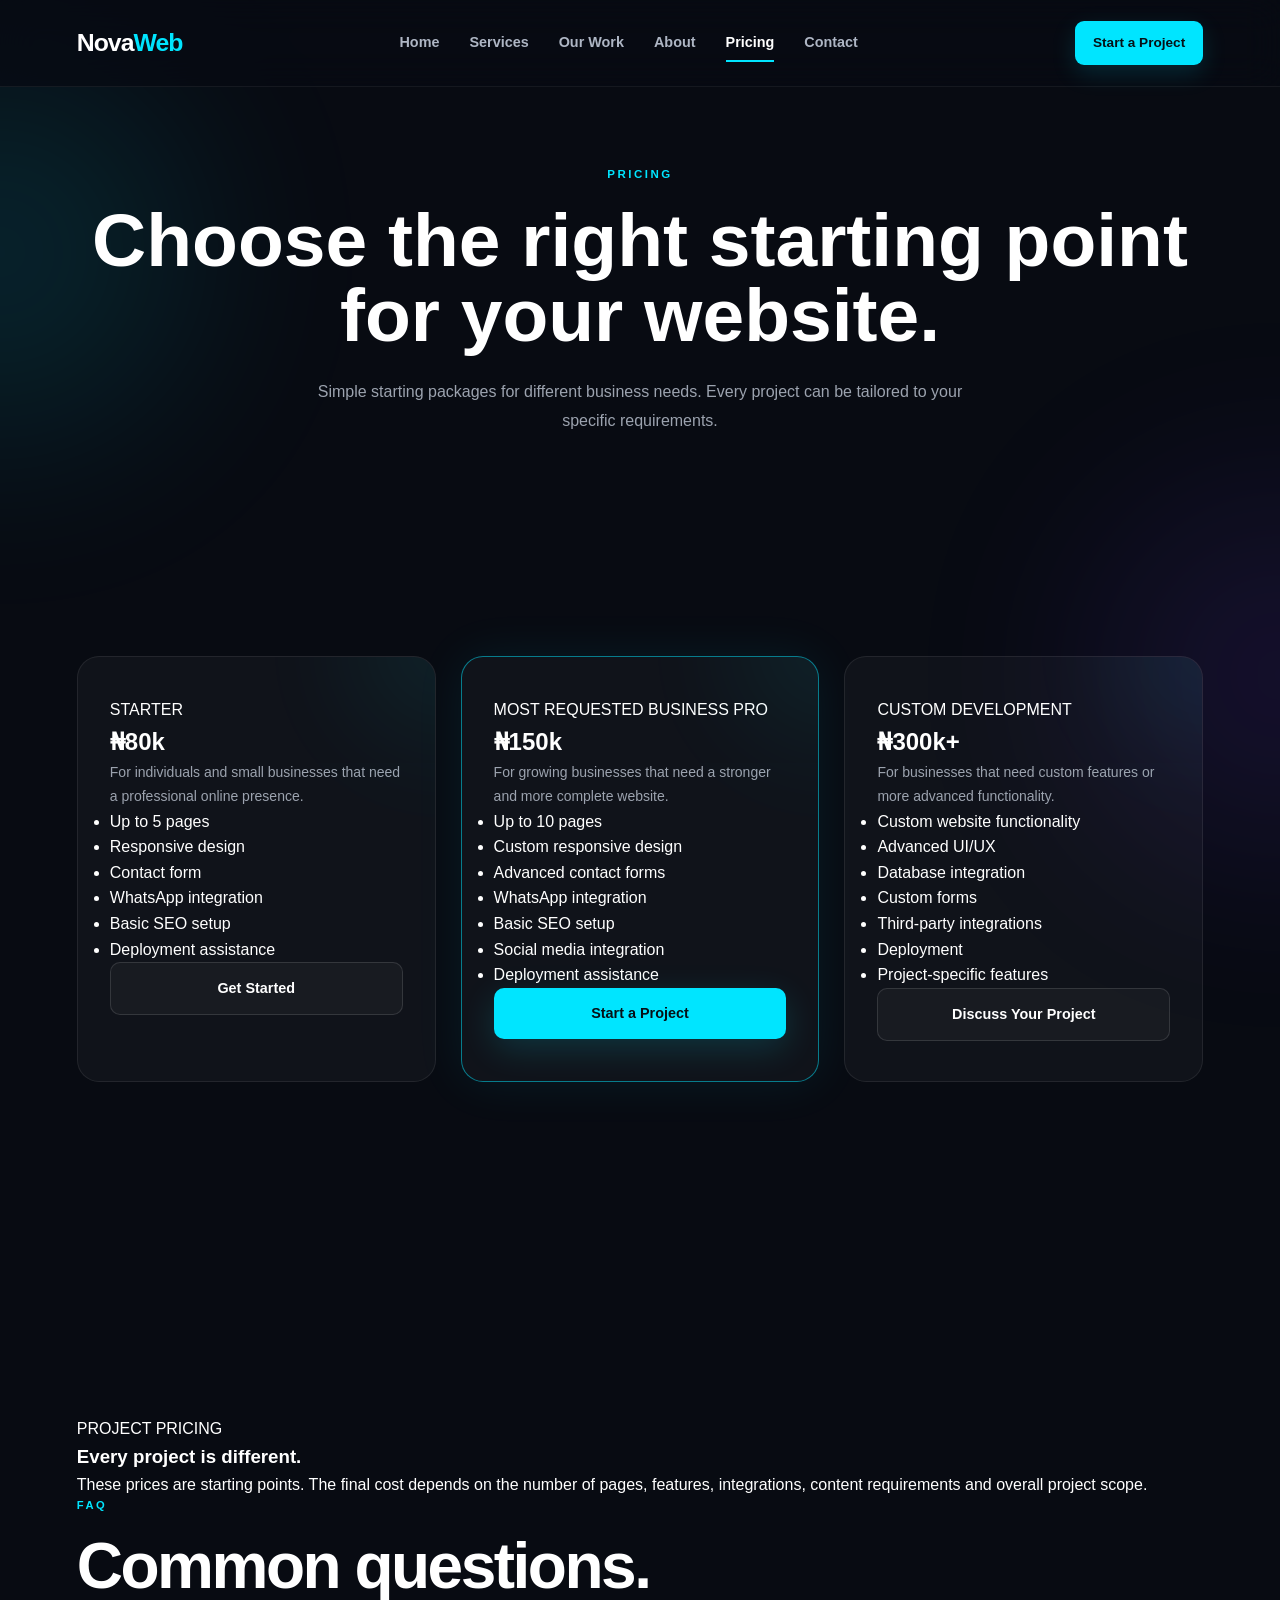
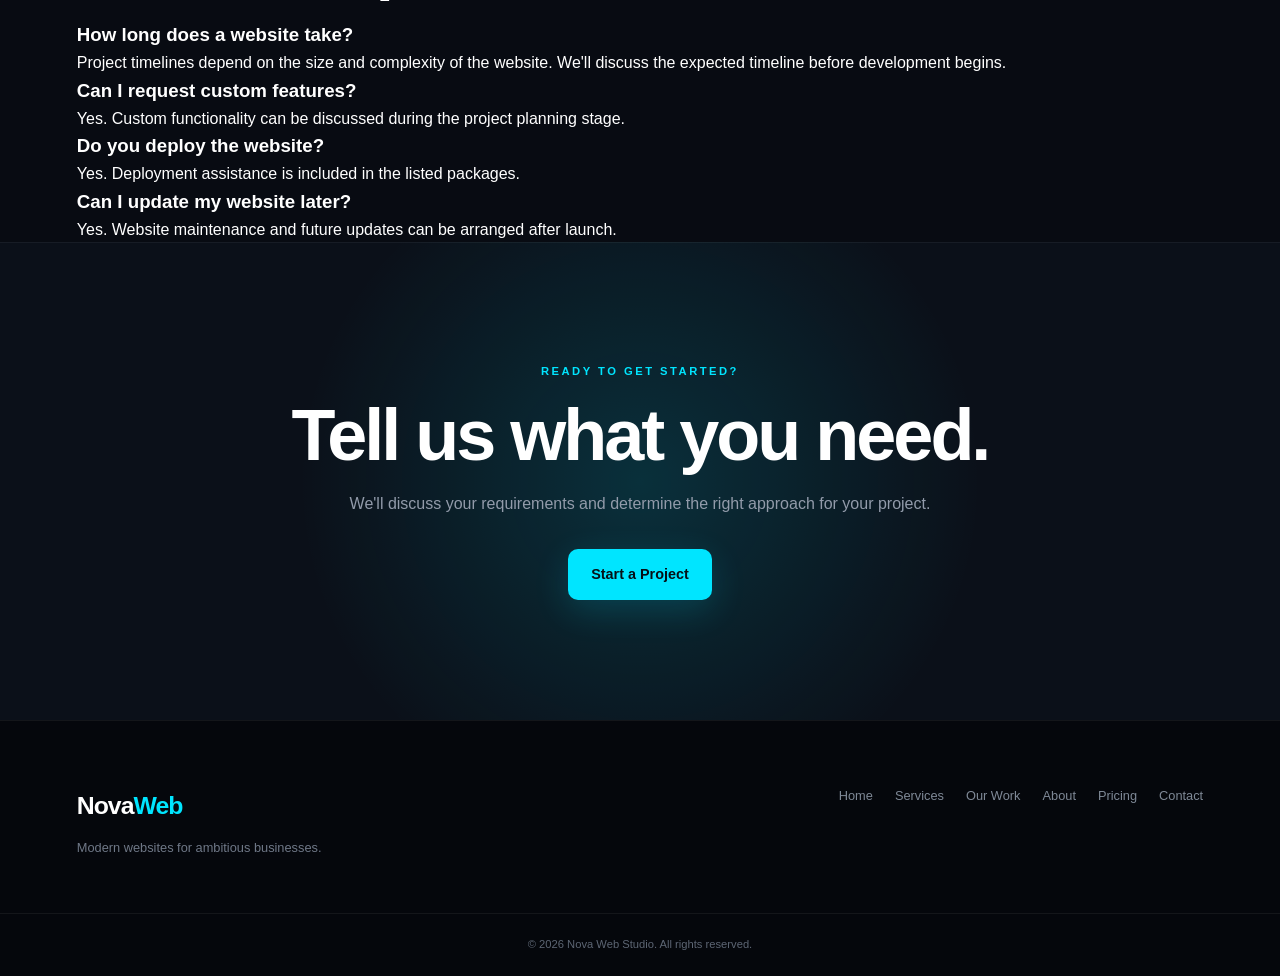
<file: pricing.html>
<!DOCTYPE html>
<html lang="en">

<head>
    <meta charset="UTF-8">
    <meta name="viewport" content="width=device-width, initial-scale=1.0">

    <title>Website Pricing | Nova Web Studio</title>

<meta
    name="description"
    content="Explore Nova Web Studio web design, frontend, backend and full-stack development packages for businesses, brands and entrepreneurs."
>

<link
    rel="canonical"
    href="https://nova-web-studio-chi.vercel.app/pricing.html"
>

  <!-- Favicon -->
<link
    rel="icon"
    type="image/png"
    href="favicon.png"
>

    <meta
        property="og:title"
        content="Website Pricing & Packages | Nova Web Studio"
    >

    <meta
        property="og:description"
        content="Explore website design and development packages from Nova Web Studio."
    >

    <meta
        property="og:url"
        content="https://nova-web-studio-chi.vercel.app/pricing.html"
    >

    <meta property="og:type" content="website">

    <meta
        property="og:site_name"
        content="Nova Web Studio"
    >

  <meta
    property="og:image"
    content="https://nova-web-studio-chi.vercel.app/og-image.png"
>

<meta
    property="og:image:width"
    content="1200"
>

<meta
    property="og:image:height"
    content="630"
>

<meta
    property="og:image:alt"
    content="Nova Web Studio - Web Design and Development"
>

<meta
    name="twitter:image"
    content="https://nova-web-studio-chi.vercel.app/og-image.png"
>

<meta
    name="twitter:image:alt"
    content="Nova Web Studio - Web Design and Development"
>

    <link rel="stylesheet" href="style.css">
</head>

<body>

    <!-- NAVBAR -->
    <header class="navbar">

        <div class="container nav-container">

            <a href="index.html" class="logo">
                Nova<span>Web</span>
            </a>

            <nav class="nav-links">

                <a href="index.html">Home</a>

                <a href="services.html">Services</a>

                <a href="work.html">Our Work</a>

                <a href="about.html">About</a>

                <a href="pricing.html" class="active">
                    Pricing
                </a>

                <a href="contact.html">Contact</a>

            </nav>

            <a href="contact.html" class="nav-button">
                Start a Project
            </a>

            <button class="menu-button" id="menuButton">
                ☰
            </button>

        </div>

    </header>


    <!-- PAGE HERO -->
    <section class="page-hero">

        <div class="container">

            <span class="eyebrow">
                PRICING
            </span>

            <h1>
                Choose the right starting point for your website.
            </h1>

            <p>
                Simple starting packages for different business
                needs. Every project can be tailored to your
                specific requirements.
            </p>

        </div>

    </section>


    <!-- PRICING -->
    <section class="pricing pricing-page">

        <div class="container">

            <div class="pricing-grid">


                <!-- STARTER -->
                <div class="pricing-card">

                    <span class="pricing-label">
                        STARTER
                    </span>

                    <h2>
                        ₦80k
                    </h2>

                    <p class="pricing-description">
                        For individuals and small businesses
                        that need a professional online presence.
                    </p>

                    <ul>

                        <li>Up to 5 pages</li>

                        <li>Responsive design</li>

                        <li>Contact form</li>

                        <li>WhatsApp integration</li>

                        <li>Basic SEO setup</li>

                        <li>Deployment assistance</li>

                    </ul>

                    <a href="contact.html" class="secondary-button">
                        Get Started
                    </a>

                </div>


                <!-- BUSINESS PRO -->
                <div class="pricing-card featured">

                    <span class="popular">
                        MOST REQUESTED
                    </span>

                    <span class="pricing-label">
                        BUSINESS PRO
                    </span>

                    <h2>
                        ₦150k
                    </h2>

                    <p class="pricing-description">
                        For growing businesses that need a
                        stronger and more complete website.
                    </p>

                    <ul>

                        <li>Up to 10 pages</li>

                        <li>Custom responsive design</li>

                        <li>Advanced contact forms</li>

                        <li>WhatsApp integration</li>

                        <li>Basic SEO setup</li>

                        <li>Social media integration</li>

                        <li>Deployment assistance</li>

                    </ul>

                    <a href="contact.html" class="primary-button">
                        Start a Project
                    </a>

                </div>


                <!-- CUSTOM -->
                <div class="pricing-card">

                    <span class="pricing-label">
                        CUSTOM DEVELOPMENT
                    </span>

                    <h2>
                        ₦300k+
                    </h2>

                    <p class="pricing-description">
                        For businesses that need custom features
                        or more advanced functionality.
                    </p>

                    <ul>

                        <li>Custom website functionality</li>

                        <li>Advanced UI/UX</li>

                        <li>Database integration</li>

                        <li>Custom forms</li>

                        <li>Third-party integrations</li>

                        <li>Deployment</li>

                        <li>Project-specific features</li>

                    </ul>

                    <a href="contact.html" class="secondary-button">
                        Discuss Your Project
                    </a>

                </div>

            </div>

        </div>

    </section>


    <!-- IMPORTANT NOTE -->
    <section class="pricing-note">

        <div class="container">

            <div class="pricing-note-box">

                <span>
                    PROJECT PRICING
                </span>

                <h3>
                    Every project is different.
                </h3>

                <p>
                    These prices are starting points. The final
                    cost depends on the number of pages, features,
                    integrations, content requirements and overall
                    project scope.
                </p>

            </div>

        </div>

    </section>


    <!-- FAQ -->
    <section class="faq">

        <div class="container">

            <div class="section-heading">

                <span>
                    FAQ
                </span>

                <h2>
                    Common questions.
                </h2>

            </div>


            <div class="faq-grid">

                <div class="faq-item">

                    <h3>
                        How long does a website take?
                    </h3>

                    <p>
                        Project timelines depend on the size and
                        complexity of the website. We'll discuss
                        the expected timeline before development
                        begins.
                    </p>

                </div>


                <div class="faq-item">

                    <h3>
                        Can I request custom features?
                    </h3>

                    <p>
                        Yes. Custom functionality can be discussed
                        during the project planning stage.
                    </p>

                </div>


                <div class="faq-item">

                    <h3>
                        Do you deploy the website?
                    </h3>

                    <p>
                        Yes. Deployment assistance is included
                        in the listed packages.
                    </p>

                </div>


                <div class="faq-item">

                    <h3>
                        Can I update my website later?
                    </h3>

                    <p>
                        Yes. Website maintenance and future
                        updates can be arranged after launch.
                    </p>

                </div>

            </div>

        </div>

    </section>


    <!-- CTA -->
    <section class="cta">

        <div class="container">

            <div class="cta-content">

                <span>
                    READY TO GET STARTED?
                </span>

                <h2>
                    Tell us what you need.
                </h2>

                <p>
                    We'll discuss your requirements and determine
                    the right approach for your project.
                </p>

                <a href="contact.html" class="primary-button">
                    Start a Project
                </a>

            </div>

        </div>

    </section>


    <!-- FOOTER -->
    <footer class="footer">

        <div class="container footer-container">

            <div>

                <a href="index.html" class="logo">
                    Nova<span>Web</span>
                </a>

                <p>
                    Modern websites for ambitious businesses.
                </p>

            </div>


            <div class="footer-links">

                <a href="index.html">Home</a>

                <a href="services.html">Services</a>

                <a href="work.html">Our Work</a>

                <a href="about.html">About</a>

                <a href="pricing.html">Pricing</a>

                <a href="contact.html">Contact</a>

            </div>

        </div>


        <div class="footer-bottom">

            <p>
                © 2026 Nova Web Studio. All rights reserved.
            </p>

        </div>

    </footer>


    <script src="script.js"></script>

</body>

</html>
</file>
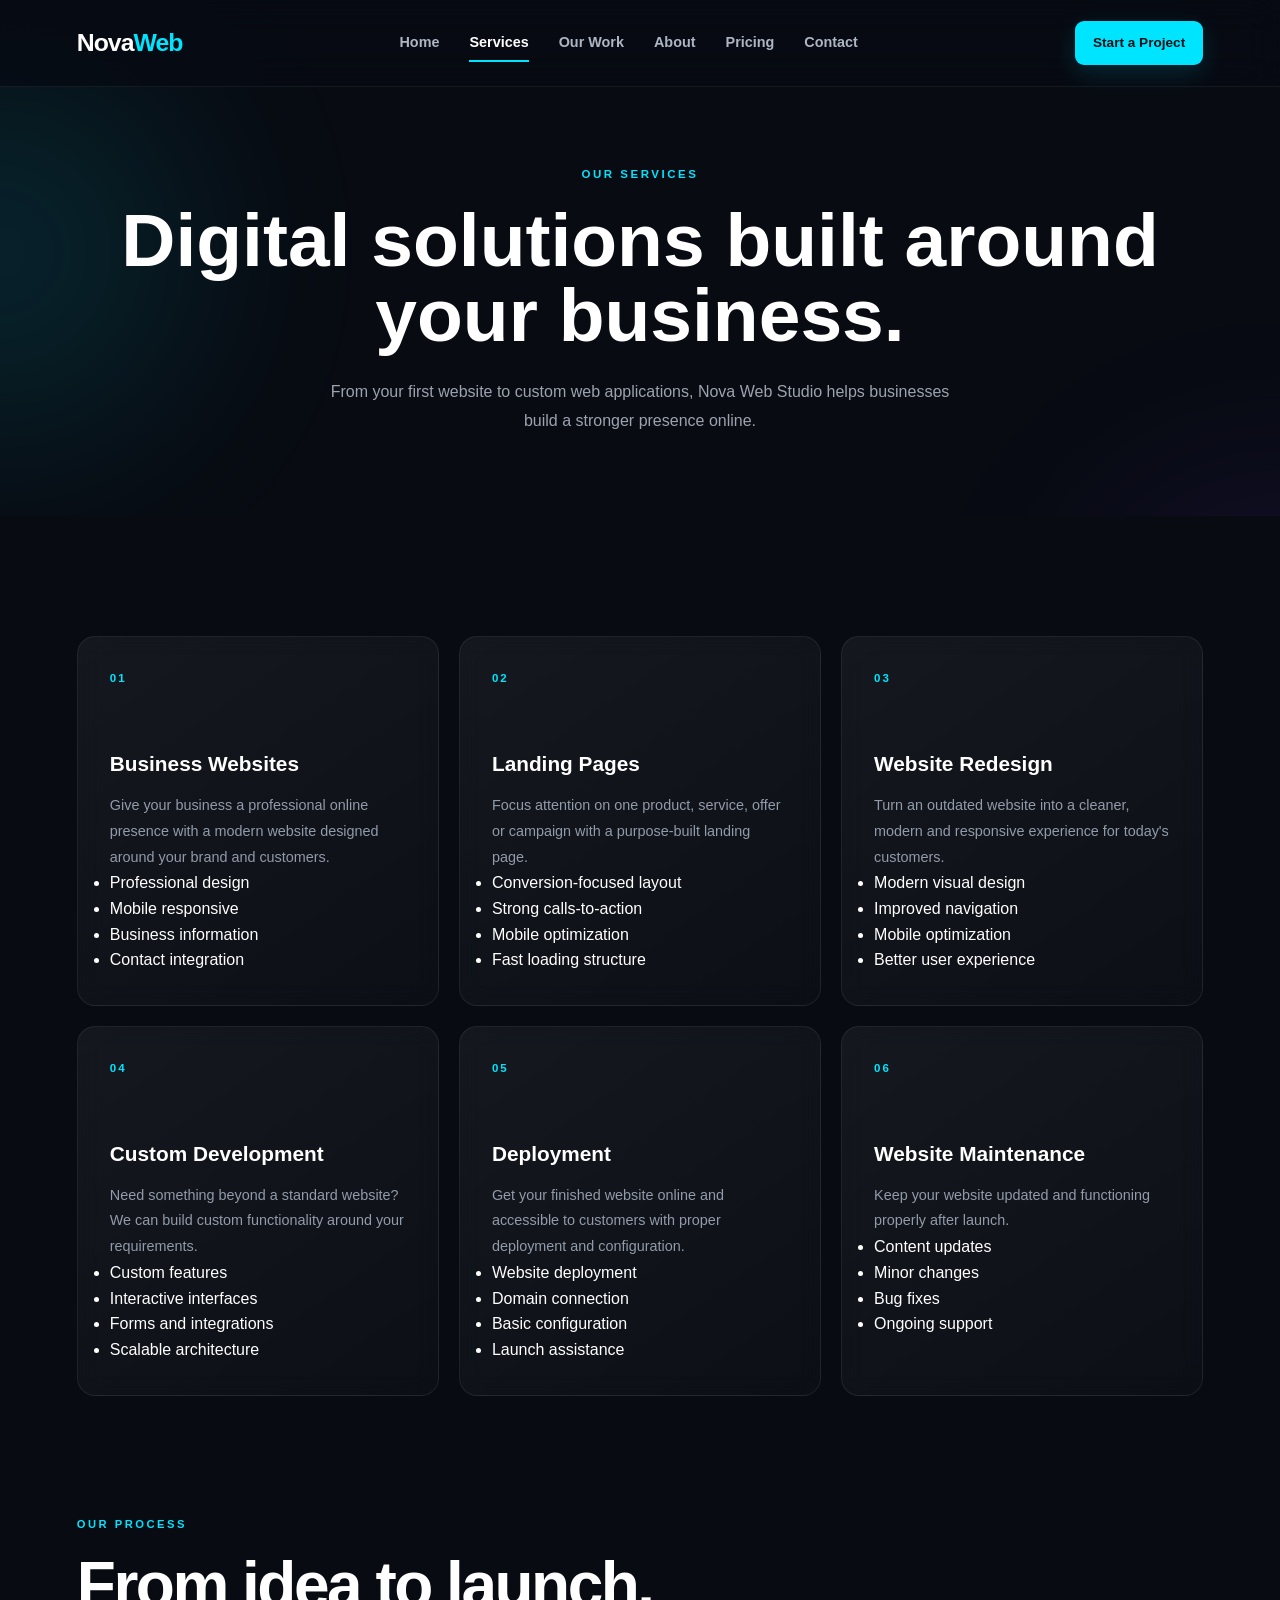
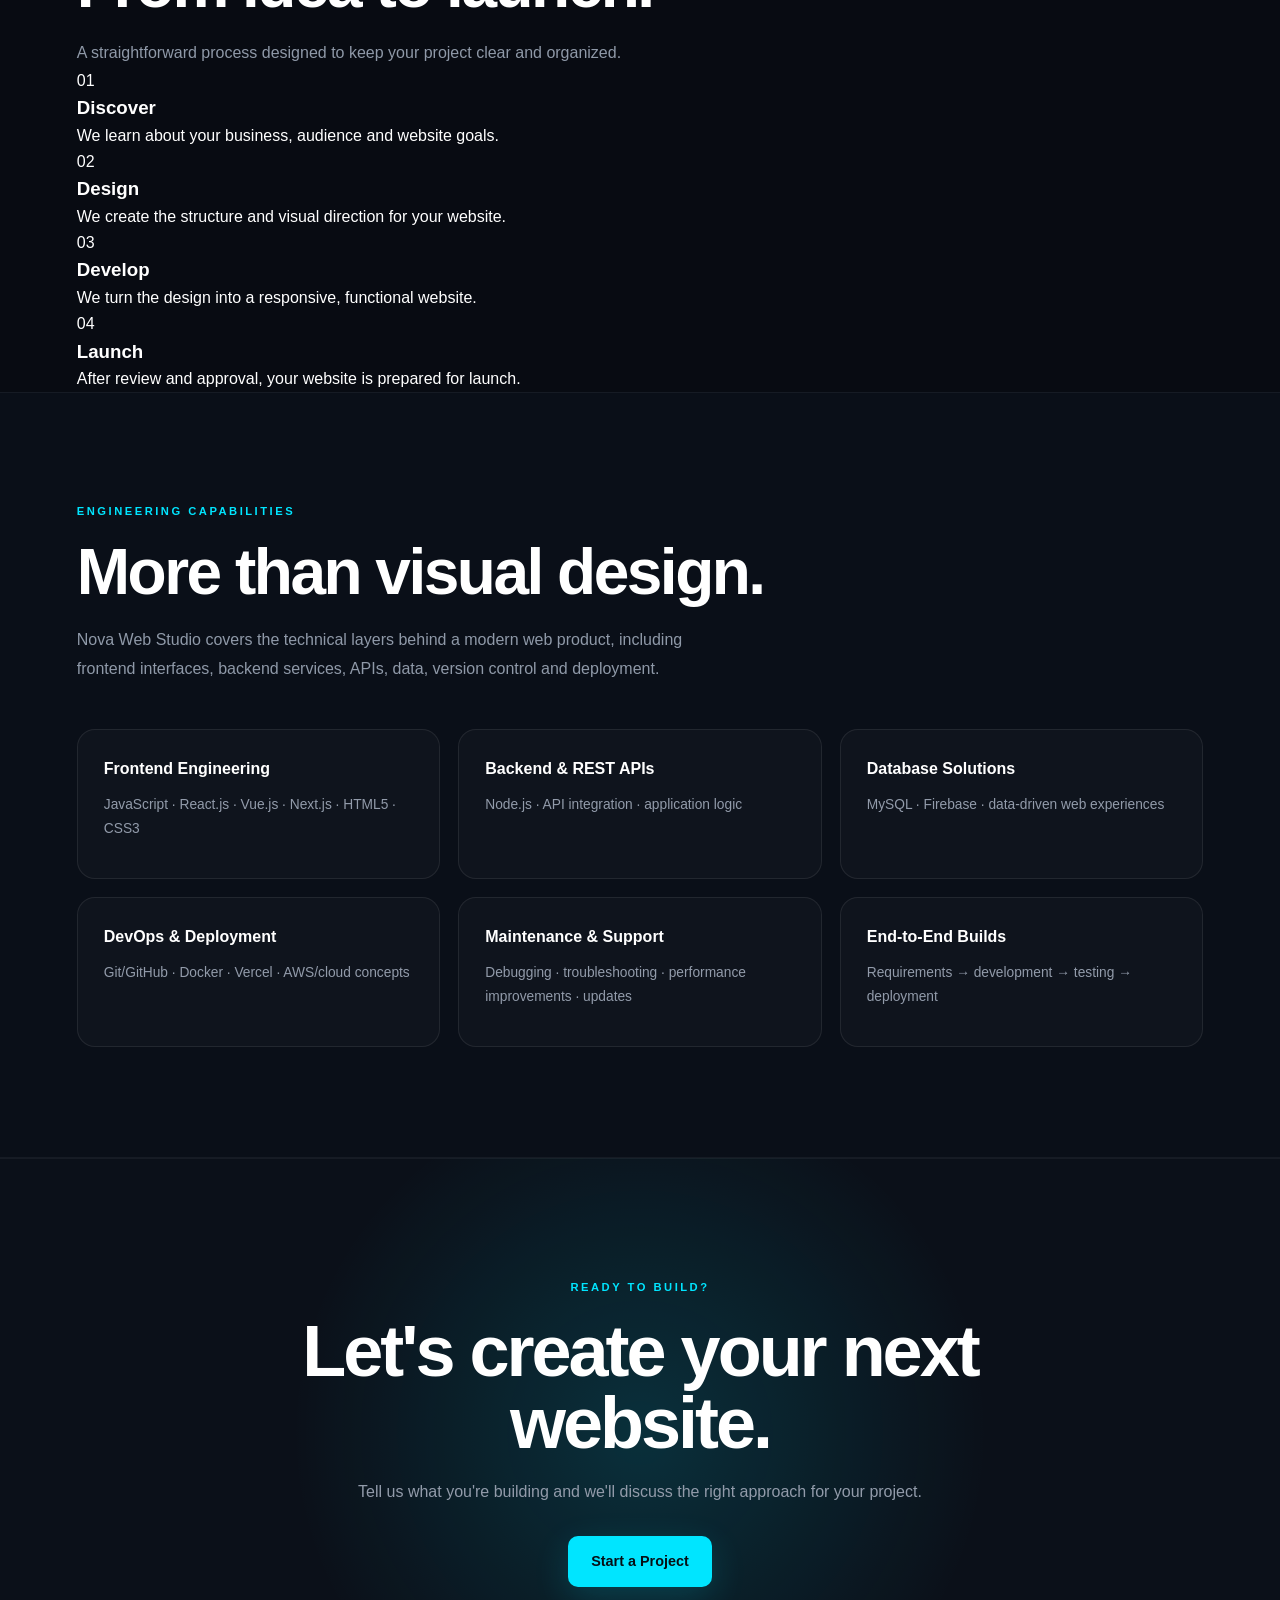
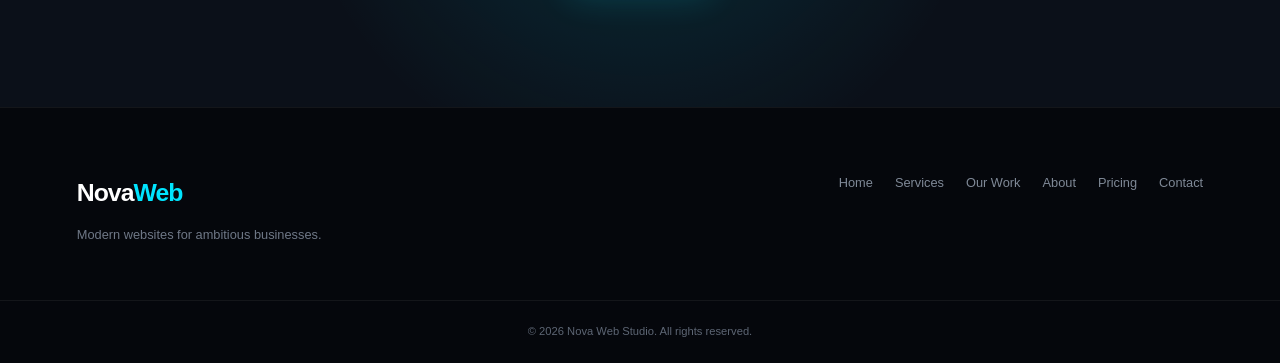
<file: services.html>
<!DOCTYPE html>
<html lang="en">

<head>
    <meta charset="UTF-8">
    <meta name="viewport" content="width=device-width, initial-scale=1.0">

    <title>Web Design & Development Services | Nova Web Studio</title>

<meta
    name="description"
    content="Explore Nova Web Studio's web design, development, landing page, redesign, deployment and website maintenance services."
>

<link
    rel="canonical"
    href="https://nova-web-studio-chi.vercel.app/services.html"
>

  <!-- Favicon -->
<link
    rel="icon"
    type="image/png"
    href="favicon.png"
>

    <meta
        property="og:title"
        content="Web Design & Development Services | Nova Web Studio"
    >

    <meta
        property="og:description"
        content="Professional website design and development services for businesses and brands."
    >

    <meta
        property="og:url"
        content="https://nova-web-studio-chi.vercel.app/services.html"
    >

    <meta property="og:type" content="website">

    <meta
        property="og:site_name"
        content="Nova Web Studio"
    >

    <meta
        name="twitter:card"
        content="summary_large_image"
    >

    <meta
        name="twitter:title"
        content="Web Design & Development Services | Nova Web Studio"
    >

    <meta
        name="twitter:description"
        content="Professional website design and development services."
    >

  <meta
    property="og:image"
    content="https://nova-web-studio-chi.vercel.app/og-image.png"
>

<meta
    property="og:image:width"
    content="1200"
>

<meta
    property="og:image:height"
    content="630"
>

<meta
    property="og:image:alt"
    content="Nova Web Studio - Web Design and Development"
>

<meta
    name="twitter:image"
    content="https://nova-web-studio-chi.vercel.app/og-image.png"
>

<meta
    name="twitter:image:alt"
    content="Nova Web Studio - Web Design and Development"
>

    <link rel="stylesheet" href="style.css">
</head>

<body>

    <!-- NAVBAR -->
    <header class="navbar">

        <div class="container nav-container">

            <a href="index.html" class="logo">
                Nova<span>Web</span>
            </a>

            <nav class="nav-links">

                <a href="index.html">Home</a>

                <a href="services.html" class="active">
                    Services
                </a>

                <a href="work.html">
                    Our Work
                </a>

                <a href="about.html">
                    About
                </a>

                <a href="pricing.html">
                    Pricing
                </a>

                <a href="contact.html">
                    Contact
                </a>

            </nav>

            <a href="contact.html" class="nav-button">
                Start a Project
            </a>

            <button class="menu-button" id="menuButton">
                ☰
            </button>

        </div>

    </header>


    <!-- PAGE HERO -->
    <section class="page-hero">

        <div class="container">

            <span class="eyebrow">
                OUR SERVICES
            </span>

            <h1>
                Digital solutions built around your business.
            </h1>

            <p>
                From your first website to custom web applications,
                Nova Web Studio helps businesses build a stronger
                presence online.
            </p>

        </div>

    </section>


    <!-- SERVICES -->
    <section class="services services-page">

        <div class="container">

            <div class="services-grid">


                <!-- SERVICE 1 -->
                <div class="service-card">

                    <span class="service-number">
                        01
                    </span>

                    <h3>
                        Business Websites
                    </h3>

                    <p>
                        Give your business a professional online
                        presence with a modern website designed
                        around your brand and customers.
                    </p>

                    <ul class="service-list">
                        <li>Professional design</li>
                        <li>Mobile responsive</li>
                        <li>Business information</li>
                        <li>Contact integration</li>
                    </ul>

                </div>


                <!-- SERVICE 2 -->
                <div class="service-card">

                    <span class="service-number">
                        02
                    </span>

                    <h3>
                        Landing Pages
                    </h3>

                    <p>
                        Focus attention on one product, service,
                        offer or campaign with a purpose-built
                        landing page.
                    </p>

                    <ul class="service-list">
                        <li>Conversion-focused layout</li>
                        <li>Strong calls-to-action</li>
                        <li>Mobile optimization</li>
                        <li>Fast loading structure</li>
                    </ul>

                </div>


                <!-- SERVICE 3 -->
                <div class="service-card">

                    <span class="service-number">
                        03
                    </span>

                    <h3>
                        Website Redesign
                    </h3>

                    <p>
                        Turn an outdated website into a cleaner,
                        modern and responsive experience for
                        today's customers.
                    </p>

                    <ul class="service-list">
                        <li>Modern visual design</li>
                        <li>Improved navigation</li>
                        <li>Mobile optimization</li>
                        <li>Better user experience</li>
                    </ul>

                </div>


                <!-- SERVICE 4 -->
                <div class="service-card">

                    <span class="service-number">
                        04
                    </span>

                    <h3>
                        Custom Development
                    </h3>

                    <p>
                        Need something beyond a standard website?
                        We can build custom functionality around
                        your requirements.
                    </p>

                    <ul class="service-list">
                        <li>Custom features</li>
                        <li>Interactive interfaces</li>
                        <li>Forms and integrations</li>
                        <li>Scalable architecture</li>
                    </ul>

                </div>


                <!-- SERVICE 5 -->
                <div class="service-card">

                    <span class="service-number">
                        05
                    </span>

                    <h3>
                        Deployment
                    </h3>

                    <p>
                        Get your finished website online and
                        accessible to customers with proper
                        deployment and configuration.
                    </p>

                    <ul class="service-list">
                        <li>Website deployment</li>
                        <li>Domain connection</li>
                        <li>Basic configuration</li>
                        <li>Launch assistance</li>
                    </ul>

                </div>


                <!-- SERVICE 6 -->
                <div class="service-card">

                    <span class="service-number">
                        06
                    </span>

                    <h3>
                        Website Maintenance
                    </h3>

                    <p>
                        Keep your website updated and functioning
                        properly after launch.
                    </p>

                    <ul class="service-list">
                        <li>Content updates</li>
                        <li>Minor changes</li>
                        <li>Bug fixes</li>
                        <li>Ongoing support</li>
                    </ul>

                </div>

            </div>

        </div>

    </section>


    <!-- PROCESS -->
    <section class="process">

        <div class="container">

            <div class="section-heading">

                <span>
                    OUR PROCESS
                </span>

                <h2>
                    From idea to launch.
                </h2>

                <p>
                    A straightforward process designed to keep
                    your project clear and organized.
                </p>

            </div>


            <div class="process-grid">

                <div class="process-step">

                    <span>01</span>

                    <h3>
                        Discover
                    </h3>

                    <p>
                        We learn about your business, audience
                        and website goals.
                    </p>

                </div>


                <div class="process-step">

                    <span>02</span>

                    <h3>
                        Design
                    </h3>

                    <p>
                        We create the structure and visual
                        direction for your website.
                    </p>

                </div>


                <div class="process-step">

                    <span>03</span>

                    <h3>
                        Develop
                    </h3>

                    <p>
                        We turn the design into a responsive,
                        functional website.
                    </p>

                </div>


                <div class="process-step">

                    <span>04</span>

                    <h3>
                        Launch
                    </h3>

                    <p>
                        After review and approval, your website
                        is prepared for launch.
                    </p>

                </div>

            </div>

        </div>

    </section>


    <!-- ENGINEERING SERVICES -->
<section class="tech-stack">
    <div class="container">
        <div class="section-heading">
            <span>ENGINEERING CAPABILITIES</span>
            <h2>More than visual design.</h2>
            <p>Nova Web Studio covers the technical layers behind a modern web product, including frontend interfaces, backend services, APIs, data, version control and deployment.</p>
        </div>
        <div class="tech-grid">
            <div class="tech-card"><strong>Frontend Engineering</strong><span>JavaScript · React.js · Vue.js · Next.js · HTML5 · CSS3</span></div>
            <div class="tech-card"><strong>Backend & REST APIs</strong><span>Node.js · API integration · application logic</span></div>
            <div class="tech-card"><strong>Database Solutions</strong><span>MySQL · Firebase · data-driven web experiences</span></div>
            <div class="tech-card"><strong>DevOps & Deployment</strong><span>Git/GitHub · Docker · Vercel · AWS/cloud concepts</span></div>
            <div class="tech-card"><strong>Maintenance & Support</strong><span>Debugging · troubleshooting · performance improvements · updates</span></div>
            <div class="tech-card"><strong>End-to-End Builds</strong><span>Requirements → development → testing → deployment</span></div>
        </div>
    </div>
</section>

<!-- CTA -->
    <section class="cta">

        <div class="container">

            <div class="cta-content">

                <span>
                    READY TO BUILD?
                </span>

                <h2>
                    Let's create your next website.
                </h2>

                <p>
                    Tell us what you're building and we'll discuss
                    the right approach for your project.
                </p>

                <a href="contact.html" class="primary-button">
                    Start a Project
                </a>

            </div>

        </div>

    </section>


    <!-- FOOTER -->
    <footer class="footer">

        <div class="container footer-container">

            <div>

                <a href="index.html" class="logo">
                    Nova<span>Web</span>
                </a>

                <p>
                    Modern websites for ambitious businesses.
                </p>

            </div>


            <div class="footer-links">

                <a href="index.html">
                    Home
                </a>

                <a href="services.html">
                    Services
                </a>

                <a href="work.html">
                    Our Work
                </a>

                <a href="about.html">
                    About
                </a>

                <a href="pricing.html">
                    Pricing
                </a>

                <a href="contact.html">
                    Contact
                </a>

            </div>

        </div>


        <div class="footer-bottom">

            <p>
                © 2026 Nova Web Studio. All rights reserved.
            </p>

        </div>

    </footer>


    <script src="script.js"></script>

</body>

</html>
</file>
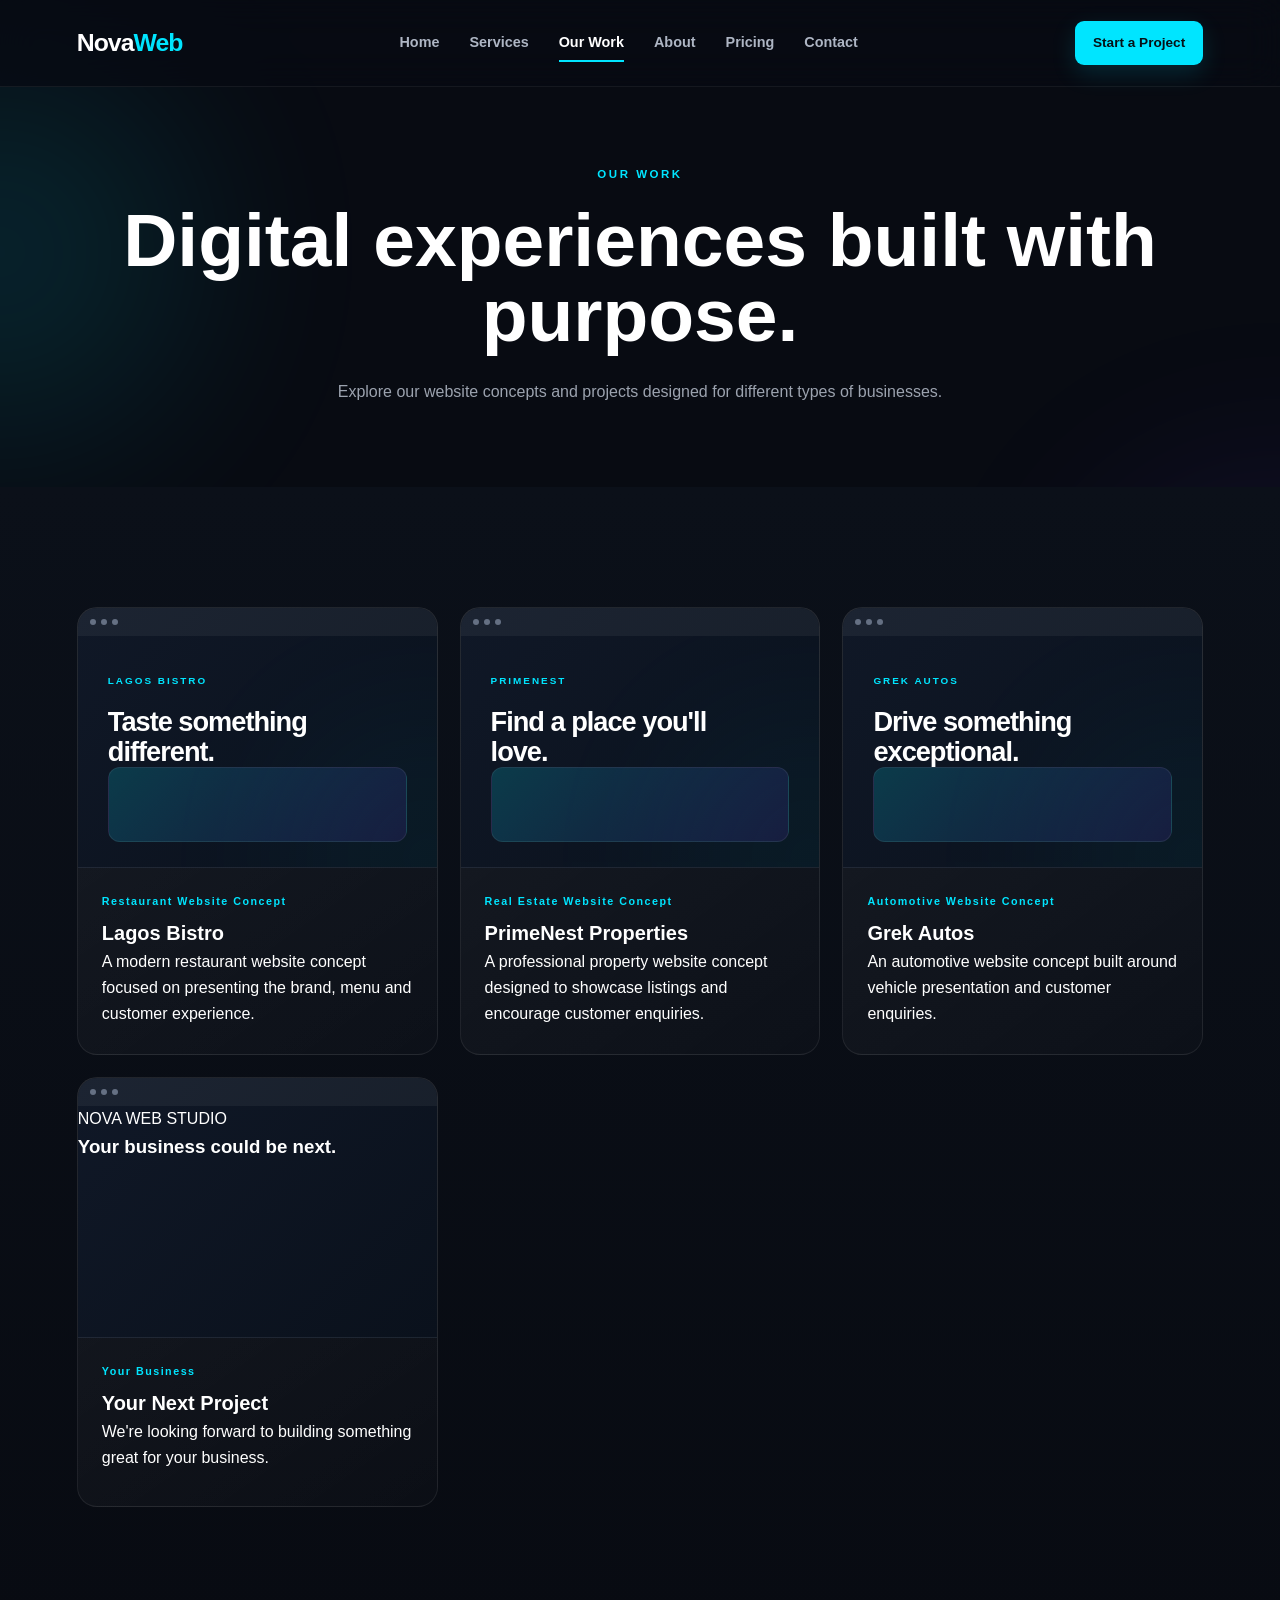
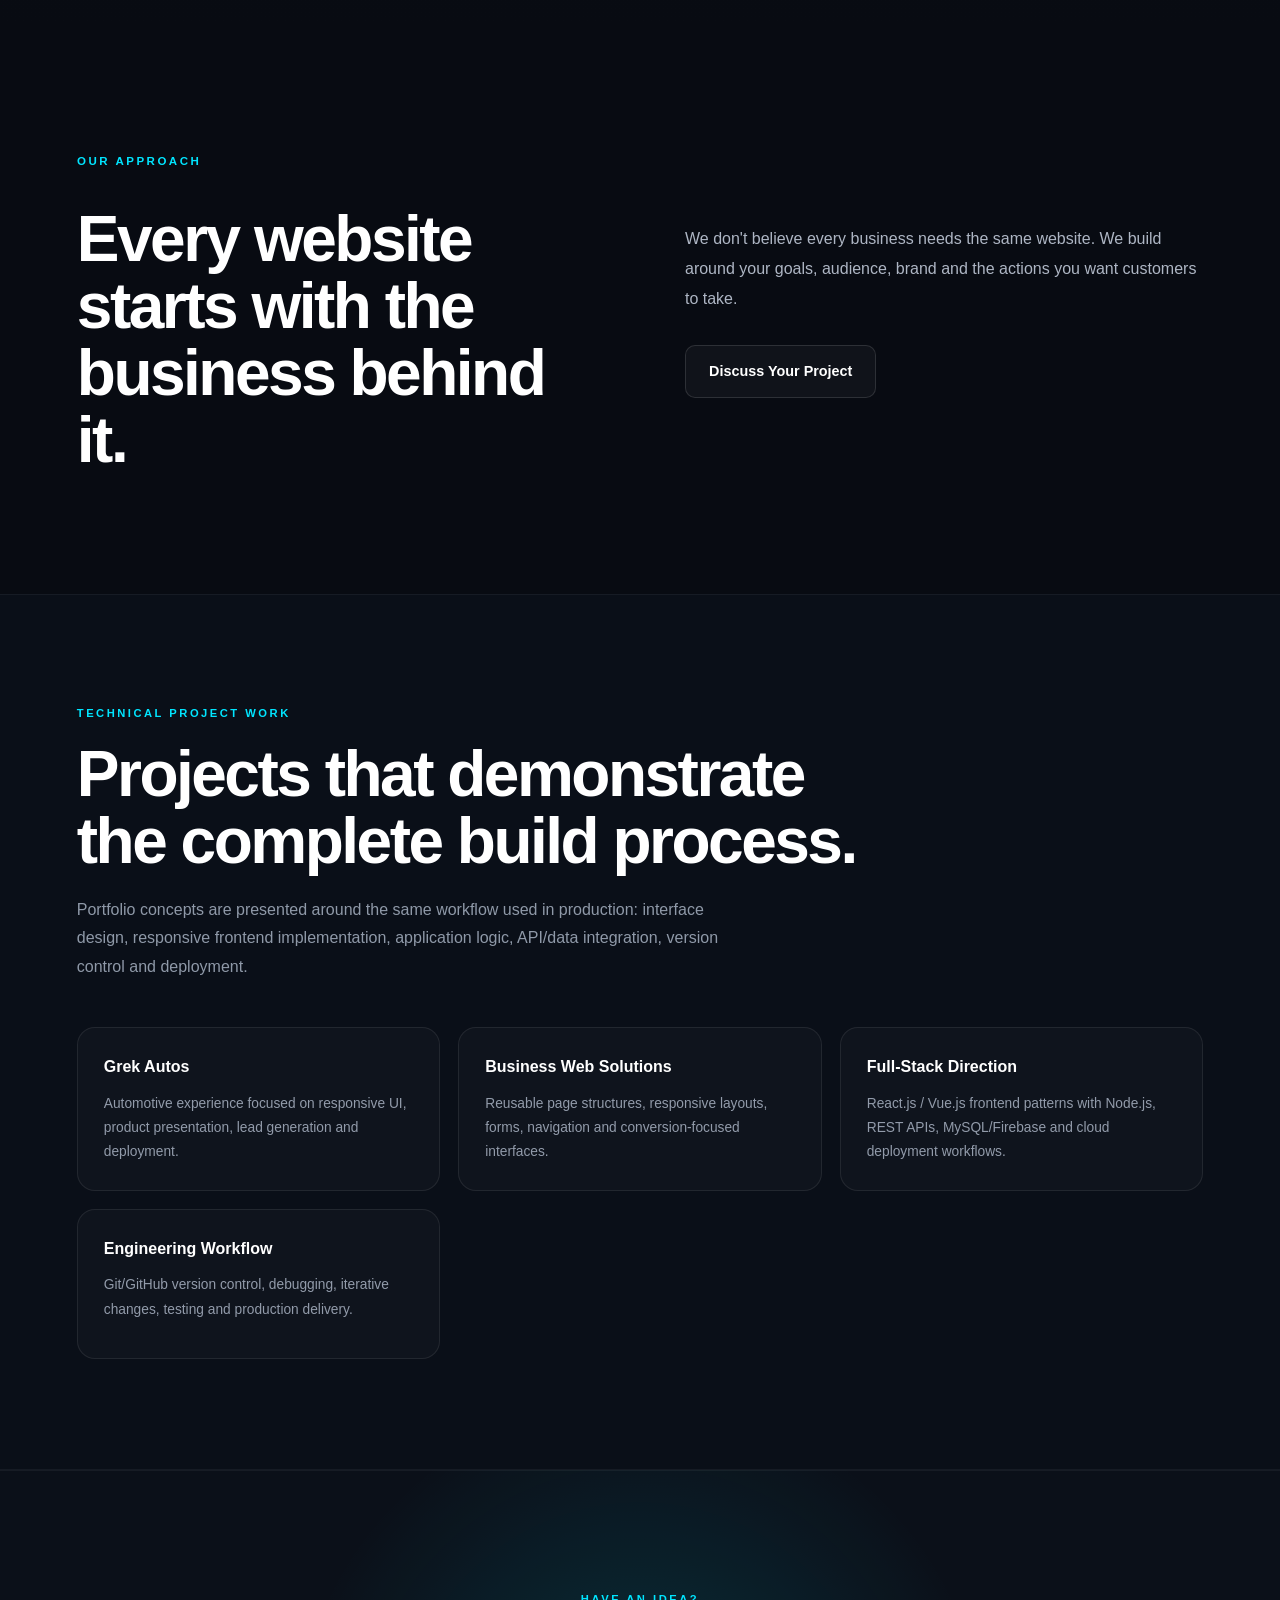
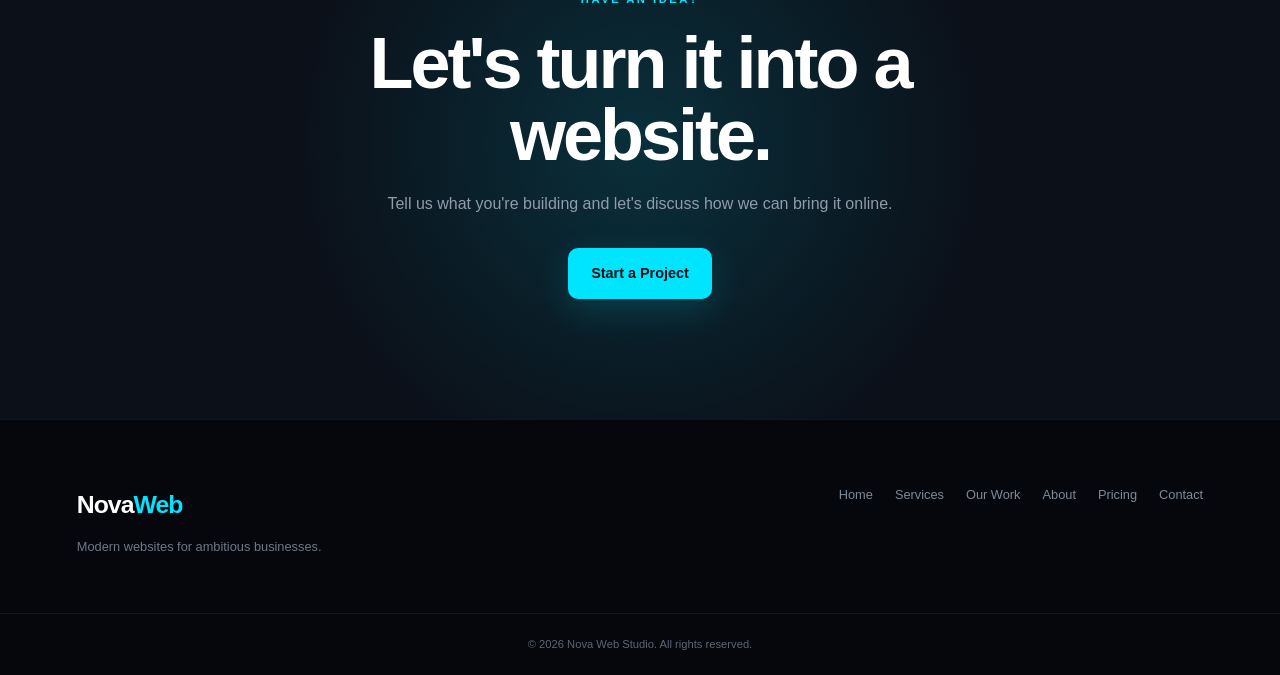
<file: work.html>
<!DOCTYPE html>
<html lang="en">

<head>
    <meta charset="UTF-8">
    <meta name="viewport" content="width=device-width, initial-scale=1.0">

    <title>Our Work | Nova Web Studio</title>

<meta
    name="description"
    content="Explore website concepts and projects created by Nova Web Studio for businesses, restaurants, real estate and automotive brands."
>

<link
    rel="canonical"
    href="https://nova-web-studio-chi.vercel.app/work.html"
>

  <!-- Favicon -->
<link
    rel="icon"
    type="image/png"
    href="favicon.png"
>

    <meta
        property="og:title"
        content="Our Work | Website Projects | Nova Web Studio"
    >

    <meta
        property="og:description"
        content="Explore website concepts and projects created by Nova Web Studio."
    >

    <meta
        property="og:url"
        content="https://nova-web-studio-chi.vercel.app/work.html"
    >

    <meta property="og:type" content="website">

    <meta
        property="og:site_name"
        content="Nova Web Studio"
    >

    <meta
        name="twitter:card"
        content="summary_large_image"
    >
  <meta
    property="og:image"
    content="https://nova-web-studio-chi.vercel.app/og-image.png"
>

<meta
    property="og:image:width"
    content="1200"
>

<meta
    property="og:image:height"
    content="630"
>

<meta
    property="og:image:alt"
    content="Nova Web Studio - Web Design and Development"
>

<meta
    name="twitter:image"
    content="https://nova-web-studio-chi.vercel.app/og-image.png"
>

<meta
    name="twitter:image:alt"
    content="Nova Web Studio - Web Design and Development"
>

    <link rel="stylesheet" href="style.css">
</head>

<body>

    <!-- NAVBAR -->
    <header class="navbar">

        <div class="container nav-container">

            <a href="index.html" class="logo">
                Nova<span>Web</span>
            </a>

            <nav class="nav-links">

                <a href="index.html">Home</a>

                <a href="services.html">Services</a>

                <a href="work.html" class="active">
                    Our Work
                </a>

                <a href="about.html">About</a>

                <a href="pricing.html">Pricing</a>

                <a href="contact.html">Contact</a>

            </nav>

            <a href="contact.html" class="nav-button">
                Start a Project
            </a>

            <button class="menu-button" id="menuButton">
                ☰
            </button>

        </div>

    </header>


    <!-- PAGE HERO -->
    <section class="page-hero">

        <div class="container">

            <span class="eyebrow">
                OUR WORK
            </span>

            <h1>
                Digital experiences built with purpose.
            </h1>

            <p>
                Explore our website concepts and projects designed
                for different types of businesses.
            </p>

        </div>

    </section>


    <!-- PROJECTS -->
    <section class="work work-page">

        <div class="container">

            <div class="work-grid">


                <!-- LAGOS BISTRO -->
                <div class="work-card">

                    <div class="project-browser">

                        <div class="mini-bar">
                            <span></span>
                            <span></span>
                            <span></span>
                        </div>

                        <div class="restaurant-preview">

                            <small>
                                LAGOS BISTRO
                            </small>

                            <h3>
                                Taste something different.
                            </h3>

                            <div class="preview-food"></div>

                        </div>

                    </div>

                    <span class="project-type">
                        Restaurant Website Concept
                    </span>

                    <h3>
                        Lagos Bistro
                    </h3>

                    <p class="project-description">
                        A modern restaurant website concept focused
                        on presenting the brand, menu and customer
                        experience.
                    </p>

                </div>


                <!-- PRIMENEST -->
                <div class="work-card">

                    <div class="project-browser">

                        <div class="mini-bar">
                            <span></span>
                            <span></span>
                            <span></span>
                        </div>

                        <div class="realestate-preview">

                            <small>
                                PRIMENEST
                            </small>

                            <h3>
                                Find a place you'll love.
                            </h3>

                            <div class="preview-house"></div>

                        </div>

                    </div>

                    <span class="project-type">
                        Real Estate Website Concept
                    </span>

                    <h3>
                        PrimeNest Properties
                    </h3>

                    <p class="project-description">
                        A professional property website concept
                        designed to showcase listings and encourage
                        customer enquiries.
                    </p>

                </div>


                <!-- GREK AUTOS -->
                <div class="work-card">

                    <div class="project-browser">

                        <div class="mini-bar">
                            <span></span>
                            <span></span>
                            <span></span>
                        </div>

                        <div class="auto-preview">

                            <small>
                                GREK AUTOS
                            </small>

                            <h3>
                                Drive something exceptional.
                            </h3>

                            <div class="preview-car"></div>

                        </div>

                    </div>

                    <span class="project-type">
                        Automotive Website Concept
                    </span>

                    <h3>
                        Grek Autos
                    </h3>

                    <p class="project-description">
                        An automotive website concept built around
                        vehicle presentation and customer enquiries.
                    </p>

                </div>


                <!-- FUTURE PROJECT -->
                <div class="work-card project-placeholder">

                    <div class="project-browser">

                        <div class="mini-bar">
                            <span></span>
                            <span></span>
                            <span></span>
                        </div>

                        <div class="placeholder-preview">

                            <span>
                                NOVA WEB STUDIO
                            </span>

                            <h3>
                                Your business could be next.
                            </h3>

                        </div>

                    </div>

                    <span class="project-type">
                        Your Business
                    </span>

                    <h3>
                        Your Next Project
                    </h3>

                    <p class="project-description">
                        We're looking forward to building something
                        great for your business.
                    </p>

                </div>

            </div>

        </div>

    </section>


    <!-- WORK APPROACH -->
    <section class="about">

        <div class="container about-grid">

            <div>

                <span class="eyebrow">
                    OUR APPROACH
                </span>

                <h2>
                    Every website starts with the business behind it.
                </h2>

            </div>

            <div>

                <p>
                    We don't believe every business needs the same
                    website. We build around your goals, audience,
                    brand and the actions you want customers to take.
                </p>

                <a href="contact.html" class="secondary-button">
                    Discuss Your Project
                </a>

            </div>

        </div>

    </section>


    <!-- TECHNICAL PROJECT BREAKDOWN -->
<section class="tech-stack">
    <div class="container">
        <div class="section-heading">
            <span>TECHNICAL PROJECT WORK</span>
            <h2>Projects that demonstrate the complete build process.</h2>
            <p>Portfolio concepts are presented around the same workflow used in production: interface design, responsive frontend implementation, application logic, API/data integration, version control and deployment.</p>
        </div>
        <div class="tech-grid">
            <div class="tech-card"><strong>Grek Autos</strong><span>Automotive experience focused on responsive UI, product presentation, lead generation and deployment.</span></div>
            <div class="tech-card"><strong>Business Web Solutions</strong><span>Reusable page structures, responsive layouts, forms, navigation and conversion-focused interfaces.</span></div>
            <div class="tech-card"><strong>Full-Stack Direction</strong><span>React.js / Vue.js frontend patterns with Node.js, REST APIs, MySQL/Firebase and cloud deployment workflows.</span></div>
            <div class="tech-card"><strong>Engineering Workflow</strong><span>Git/GitHub version control, debugging, iterative changes, testing and production delivery.</span></div>
        </div>
    </div>
</section>

<!-- CTA -->
    <section class="cta">

        <div class="container">

            <div class="cta-content">

                <span>
                    HAVE AN IDEA?
                </span>

                <h2>
                    Let's turn it into a website.
                </h2>

                <p>
                    Tell us what you're building and let's discuss
                    how we can bring it online.
                </p>

                <a href="contact.html" class="primary-button">
                    Start a Project
                </a>

            </div>

        </div>

    </section>


    <!-- FOOTER -->
    <footer class="footer">

        <div class="container footer-container">

            <div>

                <a href="index.html" class="logo">
                    Nova<span>Web</span>
                </a>

                <p>
                    Modern websites for ambitious businesses.
                </p>

            </div>


            <div class="footer-links">

                <a href="index.html">Home</a>

                <a href="services.html">Services</a>

                <a href="work.html">Our Work</a>

                <a href="about.html">About</a>

                <a href="pricing.html">Pricing</a>

                <a href="contact.html">Contact</a>

            </div>

        </div>


        <div class="footer-bottom">

            <p>
                © 2026 Nova Web Studio. All rights reserved.
            </p>

        </div>

    </footer>


    <script src="script.js"></script>

</body>

</html>
</file>
<file: style.css>
/* =========================================================
   NOVA WEB STUDIO
   PROFESSIONAL DARK UI + FLOATING ANIMATIONS
   Designed specifically for the supplied index.html
========================================================= */


/* =========================================================
   RESET
========================================================= */

* {
    margin: 0;
    padding: 0;
    box-sizing: border-box;
}

html {
    scroll-behavior: smooth;
}

body {
    font-family: "Inter", "Segoe UI", Arial, sans-serif;
    background: #080b12;
    color: #ffffff;
    line-height: 1.6;
    overflow-x: hidden;
}

body::selection {
    background: #00e5ff;
    color: #061016;
}

a {
    text-decoration: none;
    color: inherit;
}

button,
input,
textarea,
select {
    font: inherit;
}

.container {
    width: min(1180px, 88%);
    margin: 0 auto;
}


/* =========================================================
   FLOATING BACKGROUND GLOWS
========================================================= */

body::before,
body::after {
    content: "";
    position: fixed;

    width: 360px;
    height: 360px;

    border-radius: 50%;

    filter: blur(110px);

    opacity: 0.13;

    pointer-events: none;

    z-index: -1;

    animation: backgroundFloat 10s ease-in-out infinite alternate;
}

body::before {
    background: #00e5ff;
    top: 8%;
    left: -180px;
}

body::after {
    background: #7c3cff;
    right: -180px;
    bottom: 5%;

    animation-delay: 3s;
}

@keyframes backgroundFloat {

    0% {
        transform: translate(0, 0) scale(1);
    }

    50% {
        transform: translate(50px, -35px) scale(1.1);
    }

    100% {
        transform: translate(-20px, 40px) scale(0.95);
    }
}


/* =========================================================
   NAVBAR
========================================================= */

.navbar {
    position: fixed;

    top: 0;
    left: 0;

    width: 100%;

    z-index: 1000;

    padding: 18px 0;

    background: rgba(8, 11, 18, 0.72);

    backdrop-filter: blur(18px);
    -webkit-backdrop-filter: blur(18px);

    border-bottom: 1px solid rgba(255, 255, 255, 0.06);
}

.nav-container {
    min-height: 50px;

    display: flex;
    align-items: center;
    justify-content: space-between;

    gap: 30px;
}


/* LOGO */

.logo {
    font-size: 1.55rem;
    font-weight: 800;

    letter-spacing: -1px;

    white-space: nowrap;
}

.logo span {
    color: #00e5ff;
}


/* NAV LINKS */

.nav-links {
    display: flex;
    align-items: center;

    gap: 30px;
}

.nav-links a {
    position: relative;

    color: #aeb6c4;

    font-size: 0.9rem;
    font-weight: 600;

    transition: color 0.3s ease;
}

.nav-links a::after {
    content: "";

    position: absolute;

    left: 0;
    bottom: -7px;

    width: 0;
    height: 2px;

    background: #00e5ff;

    transition: width 0.3s ease;
}

.nav-links a:hover,
.nav-links a.active {
    color: #ffffff;
}

.nav-links a:hover::after,
.nav-links a.active::after {
    width: 100%;
}


/* START PROJECT BUTTON */

.nav-button {
    display: inline-flex;

    align-items: center;
    justify-content: center;

    padding: 11px 18px;

    border-radius: 9px;

    background: #00e5ff;
    color: #061016;

    font-size: 0.85rem;
    font-weight: 800;

    box-shadow:
        0 8px 25px rgba(0, 229, 255, 0.15);

    transition:
        transform 0.3s ease,
        box-shadow 0.3s ease,
        background 0.3s ease;
}

.nav-button:hover {
    transform: translateY(-3px);

    background: #4decff;

    box-shadow:
        0 12px 35px rgba(0, 229, 255, 0.3);
}


/* =========================================================
   MOBILE MENU BUTTON
========================================================= */

.menu-button {
    display: none;

    border: none;
    background: transparent;

    color: #ffffff;

    font-size: 1.8rem;

    cursor: pointer;

    line-height: 1;
}


/* =========================================================
   HERO
========================================================= */

.hero {
    min-height: 100vh;

    display: flex;
    align-items: center;

    padding: 150px 0 100px;

    position: relative;

    overflow: hidden;
}

.hero::before {
    content: "";

    position: absolute;

    width: 500px;
    height: 500px;

    right: -180px;
    top: 20%;

    background: #00e5ff;

    opacity: 0.08;

    filter: blur(120px);

    border-radius: 50%;

    animation: heroGlow 7s ease-in-out infinite;
}

@keyframes heroGlow {

    0%,
    100% {
        transform: translate(0, 0);
    }

    50% {
        transform: translate(-40px, -30px);
    }
}

.hero-container {
    display: grid;

    grid-template-columns: 1.05fr 0.95fr;

    align-items: center;

    gap: 70px;
}


/* HERO CONTENT */

.hero-content {
    max-width: 700px;

    animation: heroText 1s ease forwards;
}

@keyframes heroText {

    from {
        opacity: 0;
        transform: translateY(35px);
    }

    to {
        opacity: 1;
        transform: translateY(0);
    }
}


/* EYEBROW */

.eyebrow,
.hero-content .eyebrow {
    display: inline-block;

    margin-bottom: 20px;

    color: #00e5ff;

    font-size: 0.72rem;
    font-weight: 800;

    letter-spacing: 2.5px;
}


/* HERO TITLE */

.hero h1 {
    max-width: 760px;

    font-size: clamp(3.2rem, 6vw, 5.8rem);

    line-height: 0.98;

    letter-spacing: -4px;

    margin-bottom: 28px;
}


/* HERO TEXT */

.hero-content > p {
    max-width: 620px;

    color: #aeb6c4;

    font-size: 1.05rem;

    line-height: 1.8;

    margin-bottom: 35px;
}


/* =========================================================
   BUTTON SYSTEM
========================================================= */

.hero-buttons {
    display: flex;

    align-items: center;

    gap: 14px;

    flex-wrap: wrap;
}

.primary-button,
.secondary-button {
    position: relative;

    display: inline-flex;

    align-items: center;
    justify-content: center;

    min-height: 50px;

    padding: 14px 23px;

    border-radius: 10px;

    font-size: 0.9rem;

    font-weight: 800;

    overflow: hidden;

    transition:
        transform 0.3s ease,
        box-shadow 0.3s ease,
        background 0.3s ease,
        border-color 0.3s ease;
}


/* PRIMARY */

.primary-button {
    background: #00e5ff;

    color: #061016;

    box-shadow:
        0 10px 35px rgba(0, 229, 255, 0.16);
}

.primary-button::before,
.secondary-button::before {
    content: "";

    position: absolute;

    top: 0;
    left: -100%;

    width: 100%;
    height: 100%;

    background: linear-gradient(
        90deg,
        transparent,
        rgba(255,255,255,0.25),
        transparent
    );

    transition: left 0.6s ease;
}

.primary-button:hover::before,
.secondary-button:hover::before {
    left: 100%;
}

.primary-button:hover {
    transform: translateY(-4px);

    background: #4decff;

    box-shadow:
        0 16px 40px rgba(0, 229, 255, 0.3);
}


/* SECONDARY */

.secondary-button {
    background: rgba(255,255,255,0.035);

    color: #ffffff;

    border: 1px solid rgba(255,255,255,0.12);
}

.secondary-button:hover {
    transform: translateY(-4px);

    border-color: rgba(0,229,255,0.55);

    color: #00e5ff;

    background: rgba(0,229,255,0.05);

    box-shadow:
        0 12px 35px rgba(0,0,0,0.2);
}


/* =========================================================
   HERO TRUST
========================================================= */

.hero-trust {
    display: flex;

    align-items: center;

    flex-wrap: wrap;

    gap: 25px;

    margin-top: 42px;
}

.hero-trust span {
    position: relative;

    color: #7f8997;

    font-size: 0.78rem;

    padding-left: 14px;
}

.hero-trust span::before {
    content: "";

    position: absolute;

    left: 0;
    top: 50%;

    width: 5px;
    height: 5px;

    border-radius: 50%;

    background: #00e5ff;

    transform: translateY(-50%);

    box-shadow:
        0 0 10px rgba(0,229,255,0.7);
}


/* =========================================================
   HERO WEBSITE PREVIEW
========================================================= */

.hero-visual {
    position: relative;

    animation: heroVisual 1.1s ease forwards;
}

@keyframes heroVisual {

    from {
        opacity: 0;
        transform: translateX(40px);
    }

    to {
        opacity: 1;
        transform: translateX(0);
    }
}

.browser-window {
    position: relative;

    width: 100%;

    min-height: 420px;

    background:
        linear-gradient(
            145deg,
            rgba(255,255,255,0.08),
            rgba(255,255,255,0.025)
        );

    border: 1px solid rgba(255,255,255,0.1);

    border-radius: 18px;

    overflow: hidden;

    box-shadow:
        0 35px 100px rgba(0,0,0,0.45);

    transform: rotate(1.5deg);

    animation: browserFloat 6s ease-in-out infinite;
}

@keyframes browserFloat {

    0%,
    100% {
        transform: rotate(1.5deg) translateY(0);
    }

    50% {
        transform: rotate(1.5deg) translateY(-12px);
    }
}


/* BROWSER TOP */

.browser-top {
    height: 44px;

    display: flex;

    align-items: center;

    gap: 7px;

    padding: 0 16px;

    background: rgba(255,255,255,0.045);

    border-bottom: 1px solid rgba(255,255,255,0.06);
}

.browser-top span {
    width: 9px;
    height: 9px;

    border-radius: 50%;

    background: #697386;
}


/* BROWSER CONTENT */

.browser-content {
    padding: 45px;

    min-height: 375px;

    background:
        radial-gradient(
            circle at 80% 20%,
            rgba(0,229,255,0.12),
            transparent 35%
        );
}

.preview-nav {
    color: #ffffff;

    font-weight: 800;

    font-size: 1rem;
}

.preview-nav span {
    color: #00e5ff;
}

.preview-heading {
    max-width: 350px;

    margin-top: 80px;

    font-size: 2.3rem;

    font-weight: 800;

    line-height: 1.05;

    letter-spacing: -2px;
}

.preview-line {
    width: 220px;
    height: 7px;

    margin-top: 18px;

    border-radius: 10px;

    background: rgba(255,255,255,0.12);
}

.preview-line.short {
    width: 150px;

    margin-top: 9px;
}

.preview-button {
    display: inline-flex;

    margin-top: 28px;

    padding: 9px 16px;

    border-radius: 6px;

    background: #00e5ff;

    color: #061016;

    font-size: 0.7rem;

    font-weight: 800;
}


/* GROWTH CARD */

.growth-card {
    position: absolute;

    right: -20px;
    bottom: -20px;

    min-width: 190px;

    padding: 18px 20px;

    background: rgba(15,20,30,0.94);

    border: 1px solid rgba(255,255,255,0.1);

    border-radius: 13px;

    backdrop-filter: blur(15px);

    box-shadow:
        0 20px 50px rgba(0,0,0,0.3);

    animation: growthFloat 4s ease-in-out infinite;
}

@keyframes growthFloat {

    0%,
    100% {
        transform: translateY(0);
    }

    50% {
        transform: translateY(-12px);
    }
}

.growth-card strong {
    display: block;

    color: #00e5ff;

    font-size: 1rem;

    margin-bottom: 4px;
}

.growth-card span {
    color: #8f99a8;

    font-size: 0.72rem;
}


/* =========================================================
   INTRO
========================================================= */

.intro {
    padding: 120px 0;

    background:
        linear-gradient(
            180deg,
            #080b12,
            #0a0f18
        );
}

.section-heading {
    max-width: 780px;
}

.section-heading > span,
.intro .section-heading > span {
    display: block;

    color: #00e5ff;

    font-size: 0.7rem;

    font-weight: 800;

    letter-spacing: 2.5px;

    margin-bottom: 18px;
}

.section-heading h2 {
    font-size: clamp(2.3rem, 5vw, 4rem);

    line-height: 1.05;

    letter-spacing: -2.5px;

    margin-bottom: 20px;
}

.section-heading p {
    color: #8f99a8;

    font-size: 1rem;

    line-height: 1.8;

    max-width: 650px;
}


/* =========================================================
   SERVICES
========================================================= */

.services {
    padding: 120px 0;

    background: #080b12;
}

.services .section-heading {
    margin-bottom: 60px;
}

.services-grid {
    display: grid;

    grid-template-columns: repeat(3, 1fr);

    gap: 20px;
}

.service-card {
    position: relative;

    min-height: 260px;

    padding: 32px;

    overflow: hidden;

    border-radius: 18px;

    background:
        linear-gradient(
            145deg,
            rgba(255,255,255,0.055),
            rgba(255,255,255,0.018)
        );

    border: 1px solid rgba(255,255,255,0.075);

    backdrop-filter: blur(12px);

    transition:
        transform 0.4s ease,
        border-color 0.4s ease,
        box-shadow 0.4s ease;
}

.service-card::before {
    content: "";

    position: absolute;

    width: 150px;
    height: 150px;

    right: -80px;
    top: -80px;

    border-radius: 50%;

    background: #00e5ff;

    filter: blur(65px);

    opacity: 0;

    transition: opacity 0.4s ease;
}

.service-card:hover {
    transform: translateY(-10px);

    border-color: rgba(0,229,255,0.3);

    box-shadow:
        0 25px 60px rgba(0,0,0,0.3);
}

.service-card:hover::before {
    opacity: 0.18;
}

.service-number {
    display: block;

    color: #00e5ff;

    font-size: 0.72rem;

    font-weight: 800;

    letter-spacing: 2px;

    margin-bottom: 60px;
}

.service-card h3 {
    position: relative;

    font-size: 1.3rem;

    margin-bottom: 12px;
}

.service-card p {
    position: relative;

    color: #929baa;

    font-size: 0.9rem;

    line-height: 1.8;
}


/* =========================================================
   CENTER BUTTON
========================================================= */

.center-button {
    display: flex;

    justify-content: center;

    margin-top: 45px;
}


/* =========================================================
   TRUST STRIP
========================================================= */

.trust-strip {
    padding: 35px 0;

    background: #0b1019;

    border-top: 1px solid rgba(255,255,255,0.05);

    border-bottom: 1px solid rgba(255,255,255,0.05);
}

.trust-container {
    display: grid;

    grid-template-columns: repeat(4, 1fr);

    gap: 20px;
}

.trust-container > div {
    display: flex;

    align-items: center;

    gap: 13px;

    padding: 10px;

    transition: transform 0.3s ease;
}

.trust-container > div:hover {
    transform: translateY(-4px);
}

.trust-container strong {
    color: #00e5ff;

    font-size: 0.75rem;

    letter-spacing: 1px;
}

.trust-container span {
    color: #8f99a8;

    font-size: 0.78rem;
}


/* =========================================================
   WORK SECTION
========================================================= */

.work {
    padding: 120px 0;

    background:
        linear-gradient(
            180deg,
            #0b1019,
            #080b12
        );
}

.work .section-heading {
    margin-bottom: 60px;
}

.work .section-heading > span {
    display: block;

    color: #00e5ff;

    font-size: 0.7rem;

    font-weight: 800;

    letter-spacing: 2.5px;

    margin-bottom: 18px;
}

.work-grid {
    display: grid;

    grid-template-columns: repeat(3, 1fr);

    gap: 22px;
}


/* WORK CARD */

.work-card {
    position: relative;

    min-height: 430px;

    padding: 0 24px 28px;

    border-radius: 20px;

    overflow: hidden;

    background:
        linear-gradient(
            145deg,
            rgba(255,255,255,0.06),
            rgba(255,255,255,0.015)
        );

    border: 1px solid rgba(255,255,255,0.075);

    transition:
        transform 0.45s ease,
        border-color 0.45s ease,
        box-shadow 0.45s ease;
}

.work-card:hover {
    transform: translateY(-10px);

    border-color: rgba(0,229,255,0.3);

    box-shadow:
        0 30px 70px rgba(0,0,0,0.35);
}


/* PROJECT BROWSER */

.project-browser {
    position: relative;

    height: 260px;

    margin: 0 -24px 25px;

    overflow: hidden;

    background:
        linear-gradient(
            135deg,
            #101827,
            #0a111c
        );

    border-bottom: 1px solid rgba(255,255,255,0.07);
}

.mini-bar {
    height: 28px;

    display: flex;

    align-items: center;

    gap: 5px;

    padding-left: 12px;

    background: rgba(255,255,255,0.05);
}

.mini-bar span {
    width: 6px;
    height: 6px;

    border-radius: 50%;

    background: #657083;
}


/* PROJECT PREVIEWS */

.restaurant-preview,
.realestate-preview,
.auto-preview {
    height: calc(100% - 28px);

    padding: 30px;

    position: relative;

    overflow: hidden;
}

.restaurant-preview::before,
.realestate-preview::before,
.auto-preview::before {
    content: "";

    position: absolute;

    width: 220px;
    height: 220px;

    border-radius: 50%;

    background: #00e5ff;

    filter: blur(100px);

    opacity: 0.09;

    right: -100px;
    bottom: -100px;
}

.restaurant-preview small,
.realestate-preview small,
.auto-preview small {
    position: relative;

    color: #00e5ff;

    font-size: 0.62rem;

    font-weight: 800;

    letter-spacing: 2px;
}

.restaurant-preview h3,
.realestate-preview h3,
.auto-preview h3 {
    position: relative;

    max-width: 250px;

    margin-top: 15px;

    font-size: 1.7rem;

    line-height: 1.1;

    letter-spacing: -1px;
}


/* FAKE IMAGE AREAS */

.preview-food,
.preview-house,
.preview-car {
    position: absolute;

    left: 30px;
    right: 30px;
    bottom: 25px;

    height: 75px;

    border-radius: 12px;

    background:
        linear-gradient(
            135deg,
            rgba(0,229,255,0.18),
            rgba(124,60,255,0.12)
        );

    border: 1px solid rgba(255,255,255,0.07);

    animation: previewFloat 5s ease-in-out infinite;
}

.preview-house {
    animation-delay: 0.8s;
}

.preview-car {
    animation-delay: 1.4s;
}

@keyframes previewFloat {

    0%,
    100% {
        transform: translateY(0);
    }

    50% {
        transform: translateY(-7px);
    }
}


/* PROJECT TEXT */

.project-type {
    display: block;

    margin-bottom: 7px;

    color: #00e5ff;

    font-size: 0.67rem;

    font-weight: 800;

    letter-spacing: 1.5px;
}

.work-card > h3 {
    font-size: 1.25rem;
}


/* =========================================================
   ABOUT
========================================================= */

.about {
    padding: 120px 0;

    background: #080b12;
}

.about-grid {
    display: grid;

    grid-template-columns: 1fr 1fr;

    align-items: center;

    gap: 90px;
}

.about-grid h2 {
    max-width: 600px;

    font-size: clamp(2.4rem, 5vw, 4rem);

    line-height: 1.05;

    letter-spacing: -2.5px;

    margin-top: 15px;
}

.about-grid p {
    color: #aeb6c4;

    font-size: 1rem;

    line-height: 1.9;

    margin-bottom: 30px;
}


/* =========================================================
   CTA
========================================================= */

.cta {
    padding: 120px 0;

    text-align: center;

    background:
        radial-gradient(
            circle at 50% 50%,
            rgba(0,229,255,0.15),
            transparent 50%
        ),
        #0b1019;

    border-top: 1px solid rgba(255,255,255,0.05);
}

.cta-content {
    max-width: 800px;

    margin: auto;
}

.cta-content > span {
    display: block;

    color: #00e5ff;

    font-size: 0.7rem;

    font-weight: 800;

    letter-spacing: 2.5px;

    margin-bottom: 18px;
}

.cta h2 {
    font-size: clamp(2.6rem, 6vw, 4.5rem);

    line-height: 1;

    letter-spacing: -3px;

    margin-bottom: 20px;
}

.cta p {
    max-width: 600px;

    margin: 0 auto 32px;

    color: #929baa;
}


/* =========================================================
   FOOTER
========================================================= */

.footer {
    padding-top: 65px;

    background: #05070c;

    border-top: 1px solid rgba(255,255,255,0.06);
}

.footer-container {
    display: flex;

    justify-content: space-between;

    align-items: flex-start;

    gap: 40px;

    padding-bottom: 55px;
}

.footer p {
    margin-top: 12px;

    color: #6f7887;

    font-size: 0.8rem;
}

.footer-links {
    display: flex;

    flex-wrap: wrap;

    gap: 22px;
}

.footer-links a {
    color: #7f8997;

    font-size: 0.8rem;

    transition: color 0.3s ease;
}

.footer-links a:hover {
    color: #00e5ff;
}

.footer-bottom {
    padding: 22px 0;

    border-top: 1px solid rgba(255,255,255,0.06);
}

.footer-bottom p {
    margin: 0;

    text-align: center;

    color: #5d6674;

    font-size: 0.7rem;
}


/* =========================================================
   GENERAL FLOATING CARDS
========================================================= */

.service-card:nth-child(2),
.work-card:nth-child(2) {
    animation: subtleFloat 7s ease-in-out infinite;
}

.service-card:nth-child(5),
.work-card:nth-child(3) {
    animation: subtleFloat 8s ease-in-out infinite;
    animation-delay: 1.5s;
}

@keyframes subtleFloat {

    0%,
    100% {
        transform: translateY(0);
    }

    50% {
        transform: translateY(-6px);
    }
}


/* =========================================================
   SCROLL REVEAL
========================================================= */

.service-card,
.work-card,
.about-grid,
.section-heading,
.trust-container > div {
    animation-name: revealUp;

    animation-duration: 0.8s;

    animation-timing-function: ease;

    animation-fill-mode: both;
}

@keyframes revealUp {

    from {
        opacity: 0;

        transform: translateY(25px);
    }

    to {
        opacity: 1;

        transform: translateY(0);
    }
}


/* =========================================================
   TABLET
========================================================= */

@media (max-width: 950px) {

    .nav-links {
        gap: 20px;
    }

    .hero-container {
        grid-template-columns: 1fr;

        gap: 70px;
    }

    .hero-content {
        max-width: 800px;

        margin: auto;

        text-align: center;
    }

    .hero-content > p {
        margin-left: auto;
        margin-right: auto;
    }

    .hero-buttons {
        justify-content: center;
    }

    .hero-trust {
        justify-content: center;
    }

    .hero-visual {
        max-width: 700px;

        width: 100%;

        margin: auto;
    }

    .services-grid {
        grid-template-columns: repeat(2, 1fr);
    }

    .work-grid {
        grid-template-columns: repeat(2, 1fr);
    }

    .about-grid {
        gap: 50px;
    }

    .trust-container {
        grid-template-columns: repeat(2, 1fr);
    }
}


/* =========================================================
   MOBILE NAV
========================================================= */

@media (max-width: 850px) {

    .navbar {
        padding: 16px 0;
    }

    .menu-button {
        display: block;
    }

    .nav-button {
        display: none;
    }

    .nav-links {
        position: absolute;

        top: 72px;

        left: 5%;
        right: 5%;

        display: flex;

        flex-direction: column;

        align-items: stretch;

        gap: 0;

        padding: 12px;

        background: rgba(8,11,18,0.96);

        border: 1px solid rgba(255,255,255,0.08);

        border-radius: 15px;

        backdrop-filter: blur(20px);

        box-shadow:
            0 25px 70px rgba(0,0,0,0.4);

        opacity: 0;

        visibility: hidden;

        transform: translateY(-15px);

        transition:
            opacity 0.3s ease,
            transform 0.3s ease,
            visibility 0.3s ease;
    }

    .nav-links.active {
        opacity: 1;

        visibility: visible;

        transform: translateY(0);
    }

    .nav-links a {
        width: 100%;

        padding: 14px;

        text-align: center;
    }

    .nav-links a::after {
        display: none;
    }

    section {
        padding-left: 6%;
        padding-right: 6%;
    }
}


/* =========================================================
   SMALL MOBILE
========================================================= */

@media (max-width: 600px) {

    .container {
        width: 90%;
    }

    .hero {
        padding-top: 130px;

        min-height: auto;

        padding-bottom: 80px;
    }

    .hero h1 {
        font-size: clamp(2.8rem, 13vw, 4rem);

        letter-spacing: -2.5px;
    }

    .hero-content > p {
        font-size: 0.95rem;
    }

    .hero-buttons {
        flex-direction: column;

        width: 100%;
    }

    .hero-buttons a {
        width: 100%;
    }

    .hero-trust {
        gap: 12px;

        flex-direction: column;
    }

    .hero-trust span {
        padding-left: 12px;
    }

    .browser-window {
        min-height: 340px;

        transform: none;

        animation: browserFloatMobile 6s ease-in-out infinite;
    }

    @keyframes browserFloatMobile {

        0%,
        100% {
            transform: translateY(0);
        }

        50% {
            transform: translateY(-7px);
        }
    }

    .browser-content {
        padding: 28px;
    }

    .preview-heading {
        margin-top: 55px;

        font-size: 1.7rem;
    }

    .growth-card {
        right: 8px;

        bottom: -15px;

        min-width: 160px;

        padding: 14px;
    }

    .services,
    .work,
    .about,
    .intro,
    .cta {
        padding-top: 85px;

        padding-bottom: 85px;
    }

    .services-grid,
    .work-grid {
        grid-template-columns: 1fr;
    }

    .service-card {
        min-height: auto;

        padding: 28px;
    }

    .service-number {
        margin-bottom: 40px;
    }

    .work-card {
        min-height: 410px;
    }

    .about-grid {
        grid-template-columns: 1fr;

        gap: 40px;
    }

    .trust-container {
        grid-template-columns: 1fr;
    }

    .trust-container > div {
        justify-content: center;
    }

    .cta h2 {
        letter-spacing: -2px;
    }

    .footer-container {
        flex-direction: column;
    }

    .footer-links {
        gap: 15px;
    }
}


/* =========================================================
   VERY SMALL PHONES
========================================================= */

@media (max-width: 400px) {

    .hero h1 {
        font-size: 2.65rem;
    }

    .section-heading h2,
    .about-grid h2 {
        font-size: 2.3rem;
    }

    .browser-content {
        padding: 22px;
    }

    .preview-heading {
        font-size: 1.5rem;
    }

    .project-browser {
        height: 235px;
    }
}


/* =========================================================
   REDUCED MOTION
========================================================= */

@media (prefers-reduced-motion: reduce) {

    *,
    *::before,
    *::after {
        animation-duration: 0.01ms !important;

        animation-iteration-count: 1 !important;

        scroll-behavior: auto !important;

        transition-duration: 0.01ms !important;
    }
}

/* =========================================================
   PRICING PAGE
========================================================= */

.pricing {
    padding: 140px 0 100px;
    min-height: 100vh;
}

.pricing-header {
    text-align: center;
    max-width: 750px;
    margin: 0 auto 70px;
}

.pricing-header span,
.pricing-title span {
    display: inline-block;
    color: #00e5ff;
    font-size: 12px;
    font-weight: 700;
    letter-spacing: 2px;
    margin-bottom: 15px;
}

.pricing-header h1,
.pricing-title h1 {
    font-size: clamp(42px, 6vw, 72px);
    line-height: 1.05;
    margin-bottom: 20px;
}

.pricing-header p,
.pricing-title p {
    color: #9ca3af;
    line-height: 1.8;
    font-size: 16px;
}


/* Pricing cards */

.pricing-grid {
    display: grid;
    grid-template-columns: repeat(3, 1fr);
    gap: 25px;
    align-items: stretch;
}

.pricing-card {
    position: relative;
    padding: 40px 32px;
    background: rgba(255, 255, 255, 0.035);
    border: 1px solid rgba(255, 255, 255, 0.08);
    border-radius: 22px;
    overflow: hidden;
    transition: 0.4s ease;
}

.pricing-card::before {
    content: "";
    position: absolute;
    width: 180px;
    height: 180px;
    top: -100px;
    right: -100px;
    background: #00e5ff;
    opacity: 0.08;
    filter: blur(60px);
    border-radius: 50%;
}

.pricing-card:hover {
    transform: translateY(-10px);
    border-color: rgba(0, 229, 255, 0.4);
    box-shadow: 0 25px 60px rgba(0, 0, 0, 0.35);
}

.pricing-card.featured {
    border-color: rgba(0, 229, 255, 0.5);
    box-shadow: 0 0 50px rgba(0, 229, 255, 0.08);
}

.pricing-badge {
    display: inline-block;
    padding: 7px 14px;
    border-radius: 50px;
    background: rgba(0, 229, 255, 0.1);
    color: #00e5ff;
    font-size: 11px;
    font-weight: 700;
    letter-spacing: 1px;
    margin-bottom: 20px;
}

.pricing-card h3 {
    font-size: 25px;
    margin-bottom: 12px;
}

.pricing-card p {
    color: #9ca3af;
    line-height: 1.7;
    font-size: 14px;
}

.price {
    margin: 30px 0;
}

.price strong {
    font-size: 42px;
    color: #ffffff;
}

.price span {
    color: #8b929f;
    font-size: 14px;
}

.pricing-features {
    list-style: none;
    margin: 30px 0;
    padding: 0;
}

.pricing-features li {
    display: flex;
    align-items: center;
    gap: 10px;
    padding: 12px 0;
    border-bottom: 1px solid rgba(255, 255, 255, 0.06);
    color: #c7ccd5;
    font-size: 14px;
}

.pricing-features li::before {
    content: "✓";
    color: #00e5ff;
    font-weight: 700;
}

.pricing-card .primary-button,
.pricing-card .secondary-button {
    width: 100%;
    text-align: center;
}


/* =========================================================
   CONTACT PAGE
========================================================= */

.contact {
    padding: 140px 0 100px;
    min-height: 100vh;
}

.contact-grid {
    display: grid;
    grid-template-columns: 0.9fr 1.1fr;
    gap: 70px;
    align-items: start;
}

.contact-info {
    padding-top: 20px;
}

.contact-info .eyebrow {
    margin-bottom: 20px;
}

.contact-info h1 {
    font-size: clamp(42px, 5vw, 65px);
    line-height: 1.05;
    margin-bottom: 25px;
}

.contact-info > p {
    color: #9ca3af;
    line-height: 1.8;
    max-width: 500px;
    margin-bottom: 40px;
}


/* Contact details */

.contact-details {
    display: grid;
    gap: 18px;
}

.contact-item {
    padding: 20px;
    border: 1px solid rgba(255, 255, 255, 0.07);
    background: rgba(255, 255, 255, 0.025);
    border-radius: 15px;
    transition: 0.3s ease;
}

.contact-item:hover {
    transform: translateX(5px);
    border-color: rgba(0, 229, 255, 0.3);
}

.contact-item span {
    display: block;
    color: #00e5ff;
    font-size: 11px;
    font-weight: 700;
    letter-spacing: 1.5px;
    margin-bottom: 7px;
}

.contact-item strong {
    color: #ffffff;
    font-size: 15px;
}


/* Contact form */

.contact-form {
    padding: 40px;
    border-radius: 24px;
    background: rgba(255, 255, 255, 0.035);
    border: 1px solid rgba(255, 255, 255, 0.08);
    box-shadow: 0 25px 80px rgba(0, 0, 0, 0.25);
}

.contact-form h2 {
    font-size: 28px;
    margin-bottom: 10px;
}

.contact-form > p {
    color: #8f96a3;
    font-size: 14px;
    line-height: 1.7;
    margin-bottom: 30px;
}

.form-group {
    margin-bottom: 20px;
}

.form-group label {
    display: block;
    margin-bottom: 8px;
    color: #d8dce3;
    font-size: 13px;
    font-weight: 600;
}

.form-group input,
.form-group textarea,
.contact-form input,
.contact-form textarea,
.contact-form select {
    width: 100%;
    padding: 15px 16px;
    border: 1px solid rgba(255, 255, 255, 0.1);
    border-radius: 10px;
    outline: none;
    background: rgba(0, 0, 0, 0.25);
    color: #ffffff;
    font-family: inherit;
    font-size: 14px;
    transition: 0.3s ease;
}

.form-group input::placeholder,
.form-group textarea::placeholder,
.contact-form input::placeholder,
.contact-form textarea::placeholder {
    color: #626975;
}

.form-group input:focus,
.form-group textarea:focus,
.contact-form input:focus,
.contact-form textarea:focus,
.contact-form select:focus {
    border-color: #00e5ff;
    box-shadow: 0 0 0 3px rgba(0, 229, 255, 0.08);
}

.form-group textarea,
.contact-form textarea {
    min-height: 150px;
    resize: vertical;
}

.contact-form button,
.contact-form .primary-button {
    width: 100%;
    border: none;
    cursor: pointer;
}


/* =========================================================
   PAGE HERO
   Useful for pricing/contact pages
========================================================= */

.page-hero {
    padding: 160px 0 80px;
    text-align: center;
}

.page-hero-content {
    max-width: 800px;
    margin: auto;
}

.page-hero h1 {
    font-size: clamp(42px, 6vw, 75px);
    line-height: 1;
    margin-bottom: 25px;
}

.page-hero p {
    max-width: 650px;
    margin: auto;
    color: #9ca3af;
    line-height: 1.8;
}


/* =========================================================
   PRICING / CONTACT RESPONSIVE
========================================================= */

@media (max-width: 900px) {

    .pricing-grid {
        grid-template-columns: 1fr;
        max-width: 600px;
        margin: auto;
    }

    .contact-grid {
        grid-template-columns: 1fr;
        gap: 50px;
    }

    .contact-info {
        text-align: center;
    }

    .contact-info > p {
        margin-left: auto;
        margin-right: auto;
    }

}


@media (max-width: 600px) {

    .pricing,
    .contact {
        padding: 120px 0 70px;
    }

    .pricing-header {
        margin-bottom: 45px;
    }

    .pricing-card {
        padding: 30px 24px;
    }

    .contact-form {
        padding: 25px 20px;
        border-radius: 18px;
    }

    .contact-info h1 {
        font-size: 42px;
    }

    .page-hero {
        padding: 130px 0 60px;
    }

}

/* =========================================================
   TECHNICAL STACK
========================================================= */

.tech-stack {
    padding: 110px 0;
    background: #0a0f18;
    border-top: 1px solid rgba(255,255,255,0.05);
    border-bottom: 1px solid rgba(255,255,255,0.05);
}

.tech-grid {
    display: grid;
    grid-template-columns: repeat(3, 1fr);
    gap: 18px;
    margin-top: 45px;
}

.tech-card {
    min-height: 150px;
    padding: 26px;
    border: 1px solid rgba(255,255,255,0.08);
    border-radius: 18px;
    background: rgba(255,255,255,0.025);
    transition: transform 0.3s ease, border-color 0.3s ease, background 0.3s ease;
}

.tech-card:hover {
    transform: translateY(-5px);
    border-color: rgba(0,229,255,0.3);
    background: rgba(255,255,255,0.04);
}

.tech-card strong {
    display: block;
    margin-bottom: 12px;
    color: #fff;
    font-size: 1rem;
}

.tech-card span {
    display: block;
    color: #929baa;
    font-size: 0.86rem;
    line-height: 1.75;
}

@media (max-width: 950px) {
    .tech-grid {
        grid-template-columns: repeat(2, 1fr);
    }
}

@media (max-width: 600px) {
    .tech-stack {
        padding: 85px 0;
    }

    .tech-grid {
        grid-template-columns: 1fr;
    }

    .tech-card {
        min-height: auto;
    }
}
</file>
